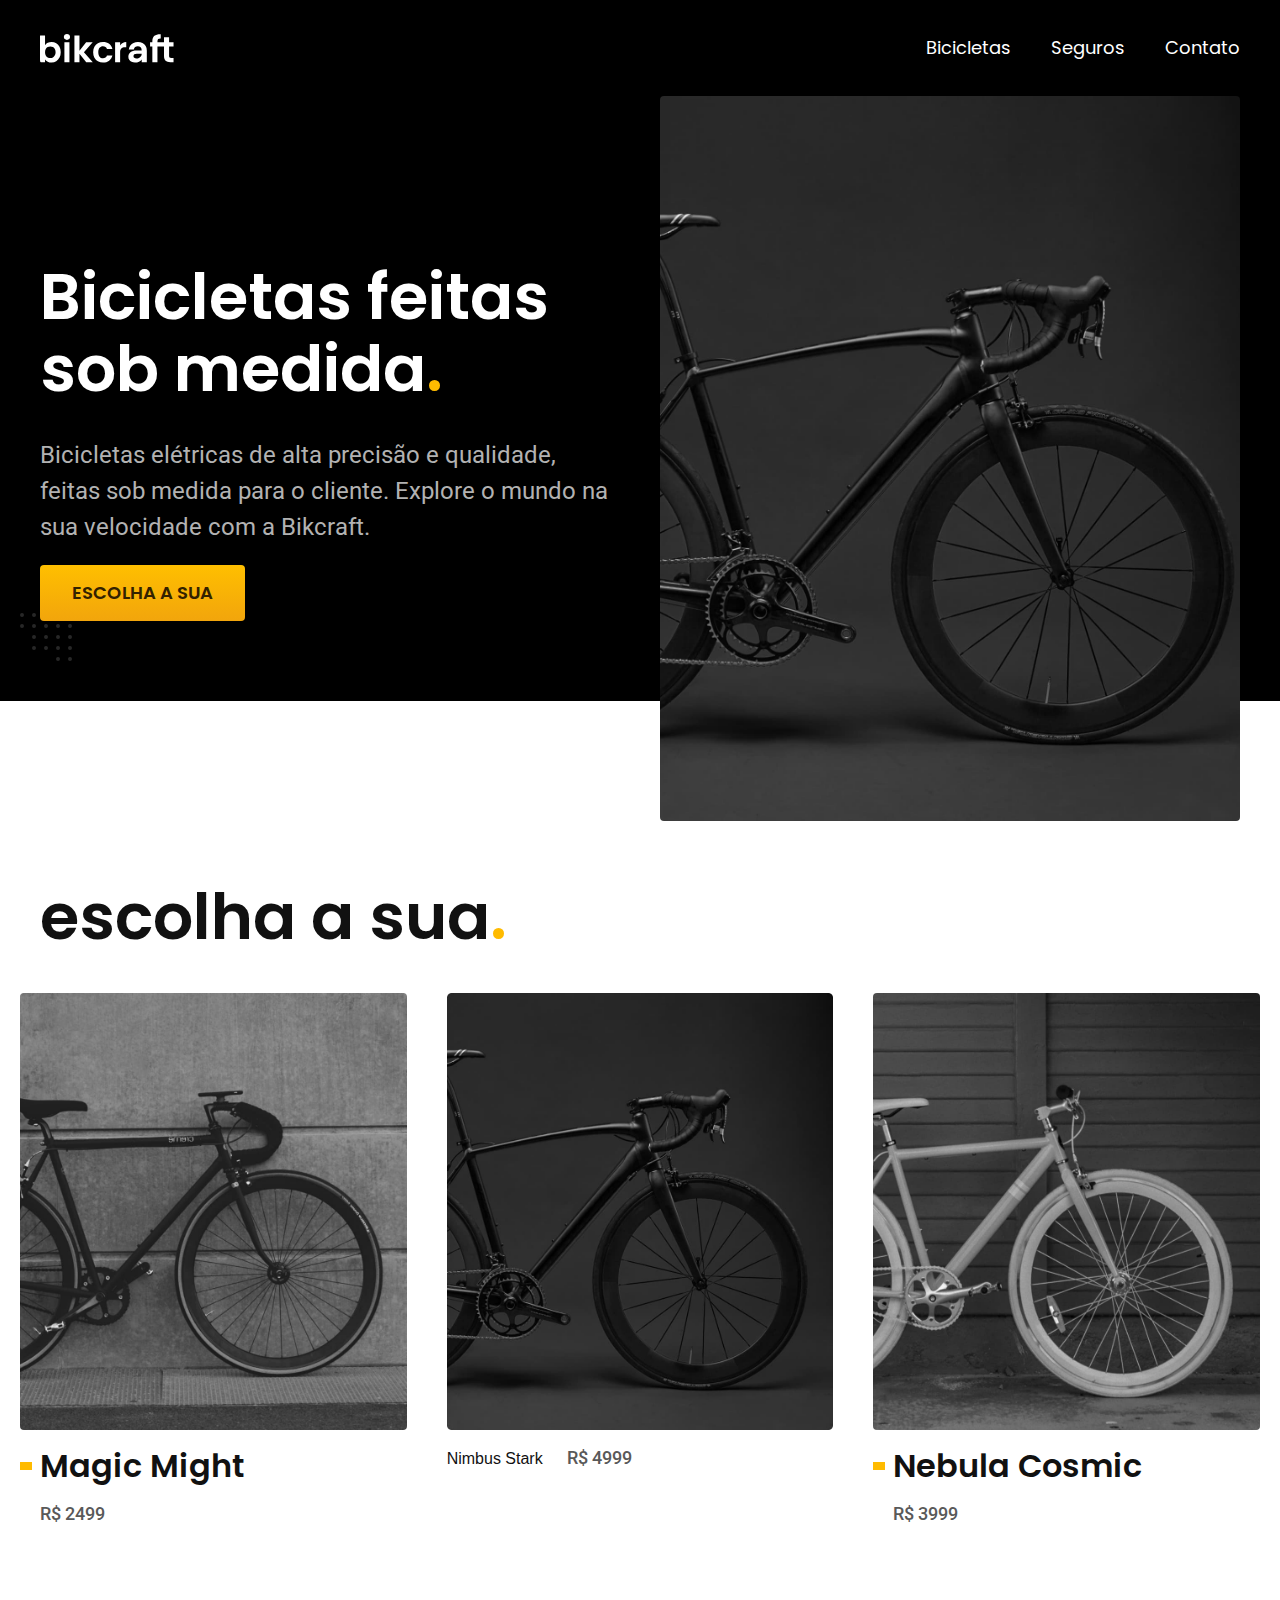
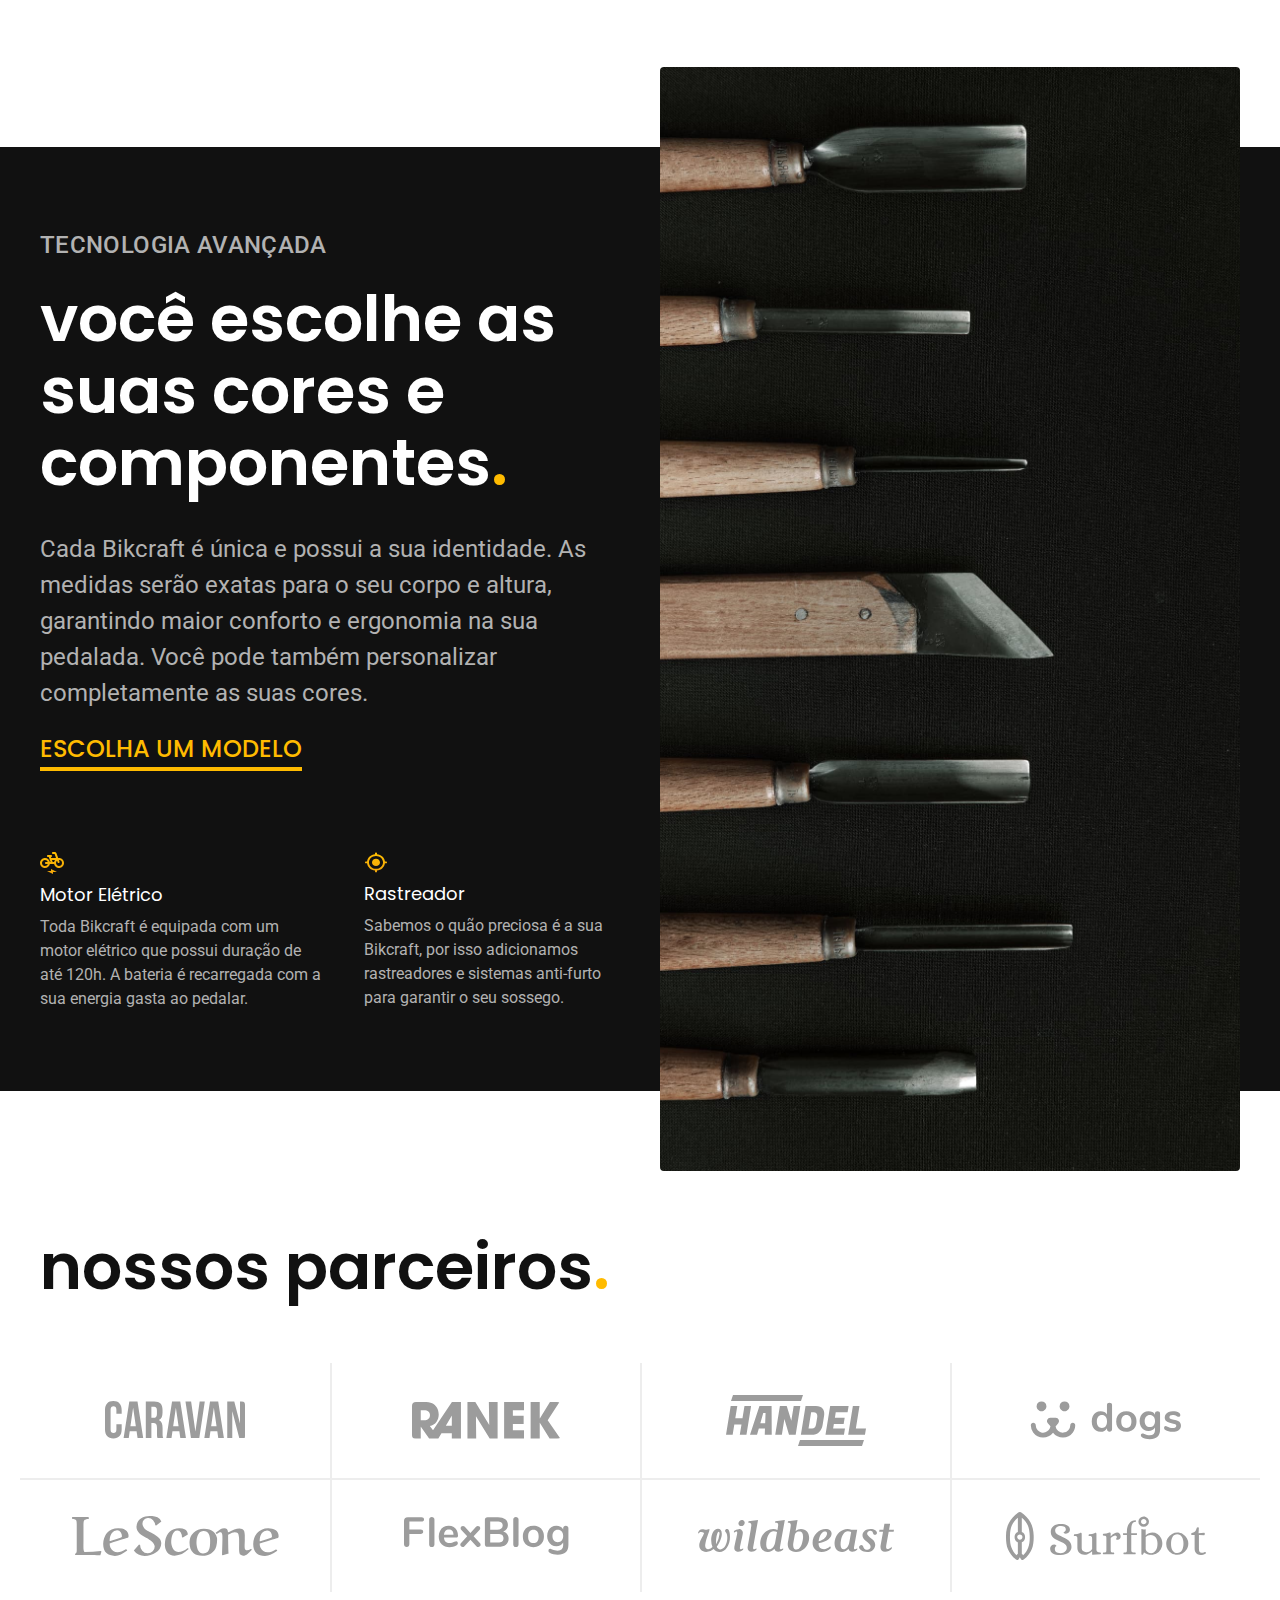
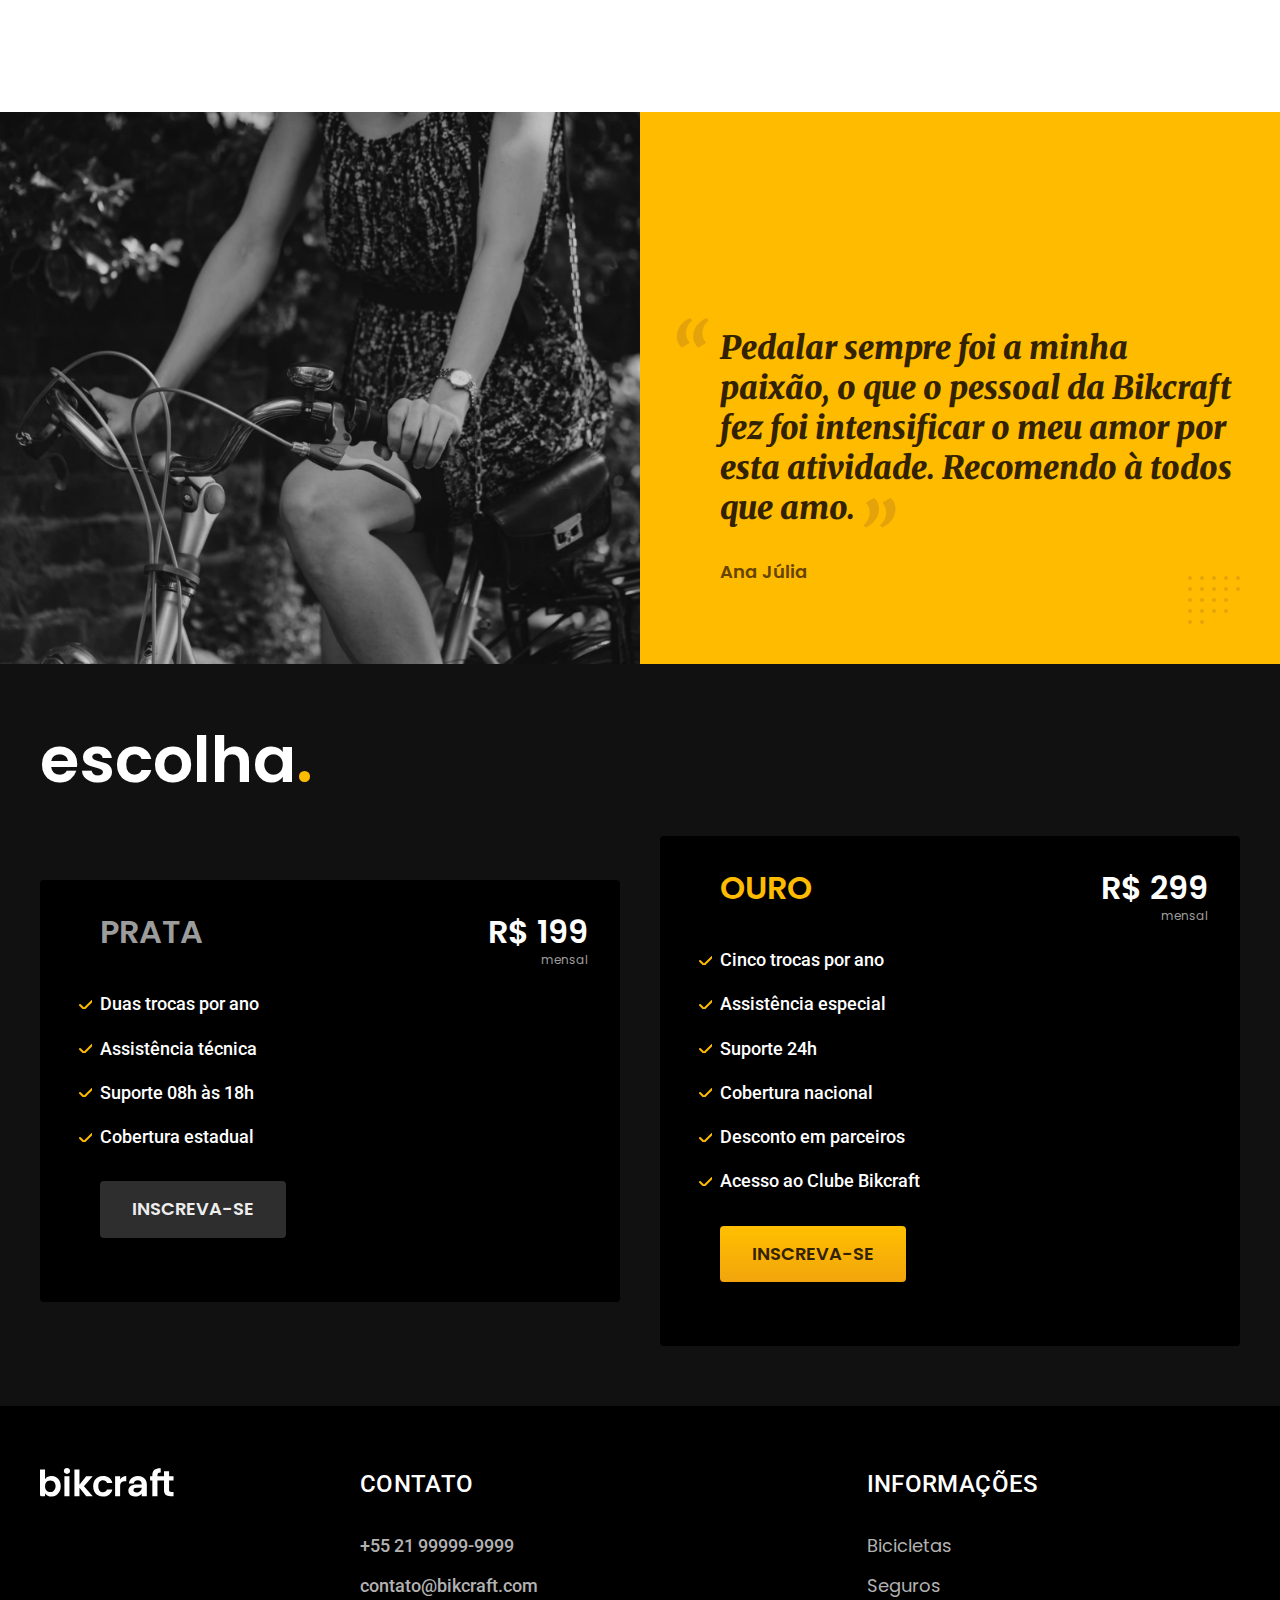
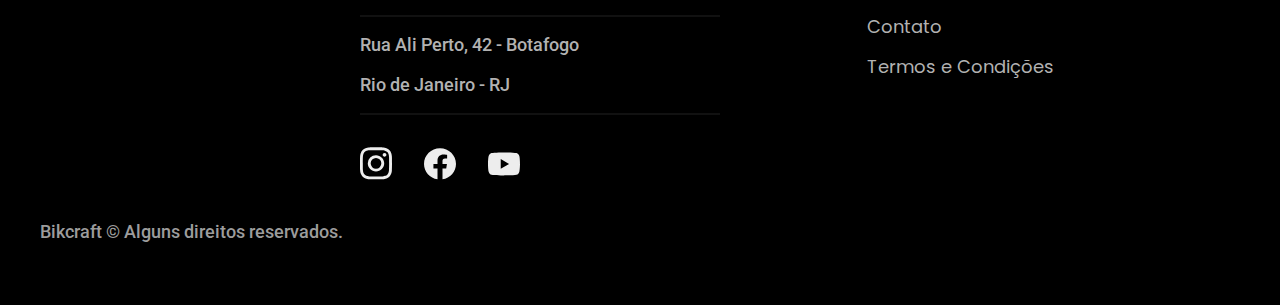
<file: index.html>
<!DOCTYPE html>
<html lang="pt-br">

<head>
  <meta charset="UTF-8">
  <meta http-equiv="X-UA-Compatible" content="IE=edge">
  <meta name="viewport" content="width=device-width, initial-scale=1.0">
  <title>Bikcraft - Bicicletas Elétricas</title>
  <meta name="description" content="Bicicletas elétricas de alta precisão e qualidade,  feitas sob medida para o cliente. Explore o mundo na sua velocidade com a Bikcraft.">

  <link rel="icon" href="./img/favicon.svg" type="image/svg+xml">

  <link rel="preload" href="./css/style.min.css" as="style">
  <link rel="stylesheet" href="css/style.min.css">

  <link rel="preconnect" href="https://fonts.googleapis.com">
  <link rel="preconnect" href="https://fonts.gstatic.com" crossorigin>
  <link href="https://fonts.googleapis.com/css2?family=Merriweather:ital,wght@1,900&family=Poppins:wght@400;600&family=Roboto:wght@400;500&display=swap" rel="stylesheet">

  <script>
    document.documentElement.classList.add('js');
  </script>
</head>

<body>
  <header class="header-bg">
    <div class="header container">
      <a href="./"><img src="./img/bikcraft.svg" alt="Bikcraft" width="136" height="32"></a>
      <nav aria-label="primaria">
        <ul class="header-menu font-1-m cor-0">
          <li><a href="./bicicletas.html">Bicicletas</a></li>
          <li><a href="./seguros.html">Seguros</a></li>
          <li><a href="./contato.html">Contato</a></li>
        </ul>
      </nav>
    </div>
  </header>

  <main class="introducao-bg">
    <div class="introducao container">
      <div class="introducao-conteudo">
        <h1 class="font-1-xxl cor-0 fadeInDown" data-anime="200">Bicicletas feitas sob medida<span class="cor-p1">.</span></h1>
        <p class="font-2-l cor-5 fadeInDown" data-anime="400">Bicicletas elétricas de alta precisão e qualidade, feitas sob medida para o cliente. Explore o mundo na sua velocidade com a Bikcraft.</p>
        <a class="botao fadeInDown" data-anime="600" href="./bicicletas.html">Escolha a sua</a>
      </div>
      <picture class="fadeInDown" data-anime="800">
        <source media="(max-width: 800px)" srcset="./img/bicicletas/nimbus.jpg">
        <img src="./img/fotos/introducao.jpg" width="1280" height="1600" alt="Bicicleta elétrica preta">
      </picture>
    </div>
  </main>

  <article class="bicicletas-lista" aria-label="Escolha a sua bicicleta">
    <h2 class="container font-1-xxl">escolha a sua<span class="cor-p1">.</span></h2>

    <ul>
      <li>
        <a href="./bicicletas/magic.html">
          <img src="./img/bicicletas/magic-home.jpg" alt="Bicicleta preta" width="920" height="1040">
          <h3 class="font-1-xl">Magic Might</h3>
          <span class="font-2-m cor-8">R$ 2499</span>
        </a>
      </li>
      <li>
        <a href="./bicicletas/nimbus.html">
          <img src="./img/bicicletas/nimbus-home.jpg" alt="Bicicleta preta" width="920" height="1040 >
          <h3 class=" font-1-xl">Nimbus Stark</h3>
          <span class="font-2-m cor-8">R$ 4999</span>
        </a>
      </li>
      <li>
        <a href="./bicicletas/nebula.html">
          <img src="./img/bicicletas/nebula-home.jpg" alt="Bicicleta preta width=" 920" height="1040"">
          <h3 class=" font-1-xl">Nebula Cosmic</h3>
          <span class="font-2-m cor-8">R$ 3999</span>
        </a>
      </li>
    </ul>

  </article>

  <article class="tecnologia-bg" aria-labelledby="tecnologia-avancada">
    <div class="tecnologia container">
      <div class="tecnologia-conteudo">
        <span class="font-2-l-b cor-5" id="tecnologia-avancada">Tecnologia Avançada</span>
        <h2 class="font-1-xxl cor-0">você escolhe as suas cores e componentes<span class="cor-p1">.</span></h2>
        <p class="font-2-l cor-5">Cada Bikcraft é única e possui a sua identidade. As medidas serão exatas para o seu corpo e altura, garantindo maior conforto e ergonomia na sua pedalada. Você pode também personalizar completamente as suas cores.</p>
        <a class="link" href="./bicicletas.html">Escolha um modelo</a>

        <div class="tecnologia-vantagens">
          <div>
            <img src="./img/icones/eletrica.svg" width="24" height="24" alt="">
            <h3 class="font-1-m cor-0">Motor Elétrico</h3>
            <p class="font-2-s cor-5">Toda Bikcraft é equipada com um motor elétrico que possui duração de até 120h. A bateria é recarregada com a sua energia gasta ao pedalar.</p>
          </div>

          <div>
            <img src="./img/icones/rastreador.svg" width="24" height="24" alt="">
            <h3 class="font-1-m cor-0">Rastreador</h3>
            <p class="font-2-s cor-5">Sabemos o quão preciosa é a sua Bikcraft, por isso adicionamos rastreadores e sistemas anti-furto para garantir o seu sossego.</p>
          </div>
        </div>
      </div>

      <div class="tecnologia-imagem">
        <img src="./img/fotos/tecnologia.jpg" width="1400" height="2240" alt="">
      </div>
    </div>

  </article>

  <section class="parceiros" aria-label="Nossos Parceiros">
    <h2 class="container font-1-xxl">nossos parceiros<span class="cor-p1">.</span></h2>

    <ul>
      <li><img src="./img/parceiros/caravan.svg" alt="Caravan" width="140" height="38"></li>
      <li><img src="./img/parceiros/ranek.svg" alt="Ranek" width="149" height="36"></li>
      <li><img src="./img/parceiros/handel.svg" alt="Handel" width="140" height="50"></li>
      <li><img src="./img/parceiros/dogs.svg" alt="Dogs" width="152" height="39"></li>
      <li><img src="./img/parceiros/lescone.svg" alt="LeScone" width="208" height="41"></li>
      <li><img src="./img/parceiros/flexblog.svg" alt="FlexBlog" width="165" height="38"></li>
      <li><img src="./img/parceiros/wildbeast.svg" alt="Wildbeast" width="196" height="34"></li>
      <li><img src="./img/parceiros/surfbot.svg" alt="Surfbot" width="200" height="49"></li>
    </ul>
  </section>

  <section class="depoimento" aria-label="Depoimento">
    <div>
      <img src="img/fotos/depoimento.jpg" width="1560" height="1360" alt="Pessoa pedalando uma bicicleta Bikcraft">
    </div>
    <div class="depoimento-conteudo">
      <blockquote class="font-1-xl cor-p5">
        <p>Pedalar sempre foi a minha paixão, o que o pessoal da Bikcraft fez foi intensificar o meu amor por esta atividade. Recomendo à todos que amo.</p>
      </blockquote>
      <span class="font-1-m-b cor-p4">Ana Júlia</span>
    </div>
  </section>

  <article class="seguros-bg">
    <div class="seguros container">
      <h2 class="font-1-xxl cor-0">escolha<span class="cor-p1">.</span></h1>
        <div class="seguros-item">
          <h3 class="font-1-xl cor-6">PRATA</h3>
          <span class="font-1-xl cor-0">R$ 199 <span class="font-1-xs cor-6">mensal</span></span>
          <ul class="font-2-m cor-0">
            <li>Duas trocas por ano</li>
            <li>Assistência técnica</li>
            <li>Suporte 08h às 18h</li>
            <li>Cobertura estadual</li>
          </ul>
          <a class="botao secundario" href="./orcamento.html">Inscreva-se</a>
        </div>

        <div class="seguros-item">
          <h3 class="font-1-xl cor-p1">OURO</h3>
          <span class="font-1-xl cor-0">R$ 299 <span class="font-1-xs cor-6">mensal</span></span>
          <ul class="font-2-m cor-0">
            <li>Cinco trocas por ano</li>
            <li>Assistência especial</li>
            <li>Suporte 24h</li>
            <li>Cobertura nacional</li>
            <li>Desconto em parceiros</li>
            <li>Acesso ao Clube Bikcraft</li>
          </ul>
          <a class="botao" href="./orcamento.html">Inscreva-se</a>
        </div>
    </div>

  </article>

  <footer class="footer-bg">
    <div class="footer container">
      <img src="./img/bikcraft.svg" width="136" height="32" alt="Bikcraft">
      <div class="footer-contato">
        <h3 class="font-2-l-b cor-0">Contato</h3>
        <ul class="font-2-m cor-5">
          <li><a href="tel:+5521999999999">+55 21 99999-9999</a></li>
          <li><a href="mailto:contato@bikcraft.com">contato@bikcraft.com</a></li>
          <li>Rua Ali Perto, 42 - Botafogo</li>
          <li>Rio de Janeiro - RJ</li>
        </ul>
        <div class="footer-redes">
          <a href="./">
            <img src="./img/redes/insta.svg" alt="Instagram" width="32" height="32">
          </a>
          <a href="./">
            <img src="./img/redes/facebook.svg" alt="Facebook" width="32" height="32">
          </a>
          <a href="./">
            <img src="./img/redes/youtube.svg" alt="YouTube" width="32" height="32">
          </a>
        </div>
      </div>
      <div class="footer-informacoes">
        <h3 class="font-2-l-b cor-0">Informações</h3>
        <nav>
          <ul class="font-1-m cor-5">
            <li><a href="./bicicletas.html">Bicicletas</a></li>
            <li><a href="./seguros.html">Seguros</a></li>
            <li><a href="./contato.html">Contato</a></li>
            <li><a href="./termos.html">Termos e Condições</a></li>
          </ul>
        </nav>
      </div>
      <p class="footer-copy font-2-m cor-6">Bikcraft © Alguns direitos reservados.</p>
    </div>

  </footer>

  <script src="./plugins/simple-anime.js"></script>
  <script src="./js/script.js"></script>
</body>

</html>
</file>
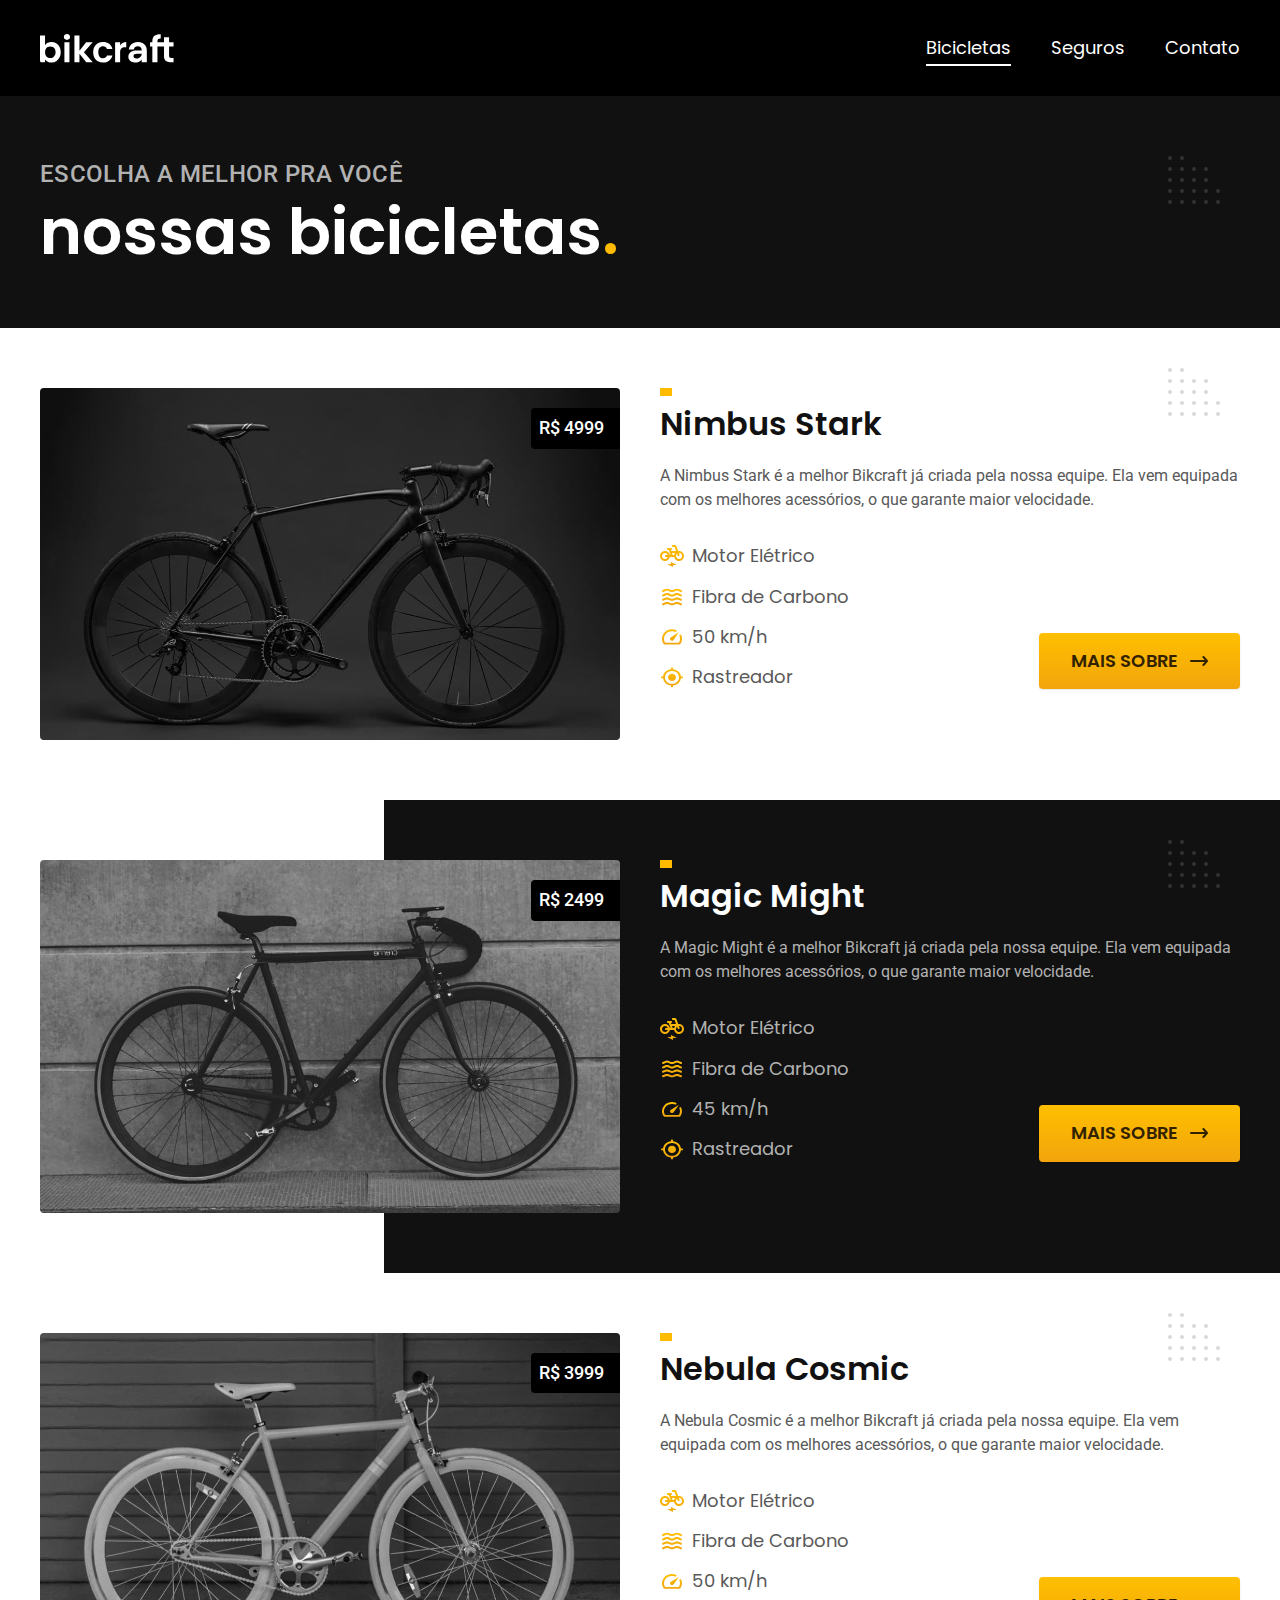
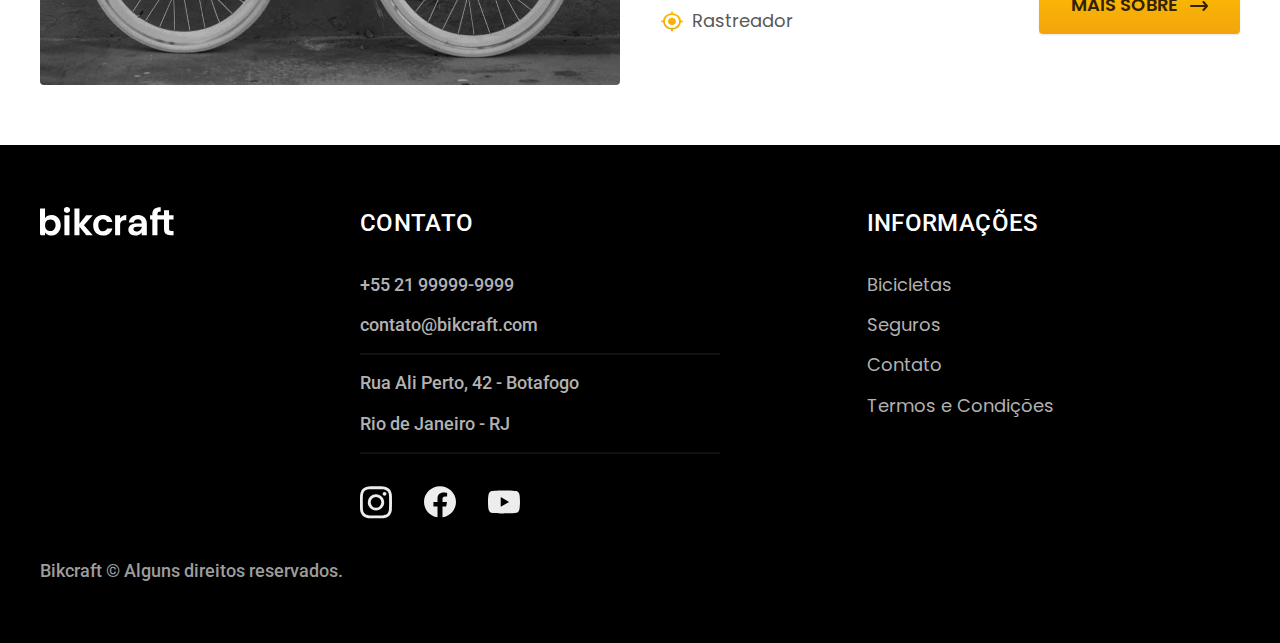
<file: bicicletas.html>
<!DOCTYPE html>
<html lang="pt-br">

<head>
  <meta charset="UTF-8">
  <meta http-equiv="X-UA-Compatible" content="IE=edge">
  <meta name="viewport" content="width=device-width, initial-scale=1.0">
  <title>Bicicletas | Bikcraft</title>
  <meta name="description" content="Nossas Bicicletas">
  <link rel="icon" href="./img/favicon.svg" type="image/svg+xml">

  <link rel="preload" href="./css/style.min.css" as="style">
  <link rel="stylesheet" href="css/style.min.css">

  <link rel="preconnect" href="https://fonts.googleapis.com">
  <link rel="preconnect" href="https://fonts.gstatic.com" crossorigin>
  <link href="https://fonts.googleapis.com/css2?family=Merriweather:ital,wght@1,900&family=Poppins:wght@400;600&family=Roboto:wght@400;500&display=swap" rel="stylesheet">
  <script>
    document.documentElement.classList.add('js');
  </script>
</head>

<body id="bicicletas">
  <header class="header-bg">
    <div class="header container">
      <a href="./"><img src="./img/bikcraft.svg" alt="Bikcraft"></a>
      <nav aria-label="primaria">
        <ul class="header-menu font-1-m cor-0">
          <li><a href="./bicicletas.html">Bicicletas</a></li>
          <li><a href="./seguros.html">Seguros</a></li>
          <li><a href="./contato.html">Contato</a></li>
        </ul>
      </nav>
    </div>
  </header>

  <main>
    <div class="titulo-bg">
      <div class="titulo container">
        <p class="font-2-l-b cor-5">Escolha a melhor pra você</p>
        <h1 class="font-1-xxl cor-0">nossas bicicletas<span class="cor-p1">.</span></h1>
      </div>
    </div>

    <div class="bicicletas container">
      <div class="bicicletas-imagem">
        <img src="./img/bicicletas/nimbus.jpg" alt="Bicicleta Preta">
        <span class="font-2-m cor-0">R$ 4999</span>
      </div>
      <div class="bicicletas-conteudo">
        <h2 class="font-1-xl">Nimbus Stark</h2>
        <p class="font-2-s cor-8">A Nimbus Stark é a melhor Bikcraft já criada pela nossa equipe. Ela vem equipada com os melhores acessórios, o que garante maior velocidade.</p>
        <ul class="font-1-m cor-8">
          <li>
            <img src="./img/icones/eletrica.svg" alt="">
            Motor Elétrico
          </li>
          <li>
            <img src="./img/icones/carbono.svg" alt="">
            Fibra de Carbono
          </li>
          <li>
            <img src="./img/icones/velocidade.svg" alt="">
            50 km/h
          </li>
          <li>
            <img src="./img/icones/rastreador.svg" alt="">
            Rastreador
          </li>
        </ul>
        <a class="botao seta" href="./bicicletas/nimbus.html">Mais Sobre</a>
      </div>
    </div>

    <div class="bicicletas-bg">
      <div class="bicicletas container">
        <div class="bicicletas-imagem">
          <img src="./img/bicicletas/magic.jpg" alt="Bicicleta Preta">
          <span class="font-2-m cor-0">R$ 2499</span>
        </div>
        <div class="bicicletas-conteudo">
          <h2 class="font-1-xl cor-0">Magic Might</h2>
          <p class="font-2-s cor-5">A Magic Might é a melhor Bikcraft já criada pela nossa equipe. Ela vem equipada com os melhores acessórios, o que garante maior velocidade.</p>
          <ul class="font-1-m cor-5">
            <li>
              <img src="./img/icones/eletrica.svg" alt="">
              Motor Elétrico
            </li>
            <li>
              <img src="./img/icones/carbono.svg" alt="">
              Fibra de Carbono
            </li>
            <li>
              <img src="./img/icones/velocidade.svg" alt="">
              45 km/h
            </li>
            <li>
              <img src="./img/icones/rastreador.svg" alt="">
              Rastreador
            </li>
          </ul>
          <a class="botao seta" href="./bicicletas/magic.html">Mais Sobre</a>
        </div>
      </div>
    </div>

    <div class="bicicletas container">
      <div class="bicicletas-imagem">
        <img src="./img/bicicletas/nebula.jpg" alt="Bicicleta Preta">
        <span class="font-2-m cor-0">R$ 3999</span>
      </div>
      <div class="bicicletas-conteudo">
        <h2 class="font-1-xl">Nebula Cosmic</h2>
        <p class="font-2-s cor-8">A Nebula Cosmic é a melhor Bikcraft já criada pela nossa equipe. Ela vem equipada com os melhores acessórios, o que garante maior velocidade.</p>
        <ul class="font-1-m cor-8">
          <li>
            <img src="./img/icones/eletrica.svg" alt="">
            Motor Elétrico
          </li>
          <li>
            <img src="./img/icones/carbono.svg" alt="">
            Fibra de Carbono
          </li>
          <li>
            <img src="./img/icones/velocidade.svg" alt="">
            50 km/h
          </li>
          <li>
            <img src="./img/icones/rastreador.svg" alt="">
            Rastreador
          </li>
        </ul>
        <a class="botao seta" href="./bicicletas/nebula.html">Mais Sobre</a>
      </div>
    </div>
  </main>

  <footer class="footer-bg">
    <div class="footer container">
      <img src="./img/bikcraft.svg" alt="Bikcraft">
      <div class="footer-contato">
        <h3 class="font-2-l-b cor-0">Contato</h3>
        <ul class="font-2-m cor-5">
          <li><a href="tel:+5521999999999">+55 21 99999-9999</a></li>
          <li><a href="mailto:contato@bikcraft.com">contato@bikcraft.com</a></li>
          <li>Rua Ali Perto, 42 - Botafogo</li>
          <li>Rio de Janeiro - RJ</li>
        </ul>
        <div class="footer-redes">
          <a href="./">
            <img src="./img/redes/insta.svg" alt="Instagram">
          </a>
          <a href="./">
            <img src="./img/redes/facebook.svg" alt="Facebook">
          </a>
          <a href="./">
            <img src="./img/redes/youtube.svg" alt="YouTube">
          </a>
        </div>
      </div>
      <div class="footer-informacoes">
        <h3 class="font-2-l-b cor-0">Informações</h3>
        <nav>
          <ul class="font-1-m cor-5">
            <li><a href="./bicicletas.html">Bicicletas</a></li>
            <li><a href="./seguros.html">Seguros</a></li>
            <li><a href="./contato.html">Contato</a></li>
            <li><a href="./termos.html">Termos e Condições</a></li>
          </ul>
        </nav>
      </div>
      <p class="footer-copy font-2-m cor-6">Bikcraft © Alguns direitos reservados.</p>
    </div>

  </footer>
  <script src="./js/script.js"></script>
</body>

</html>
</file>
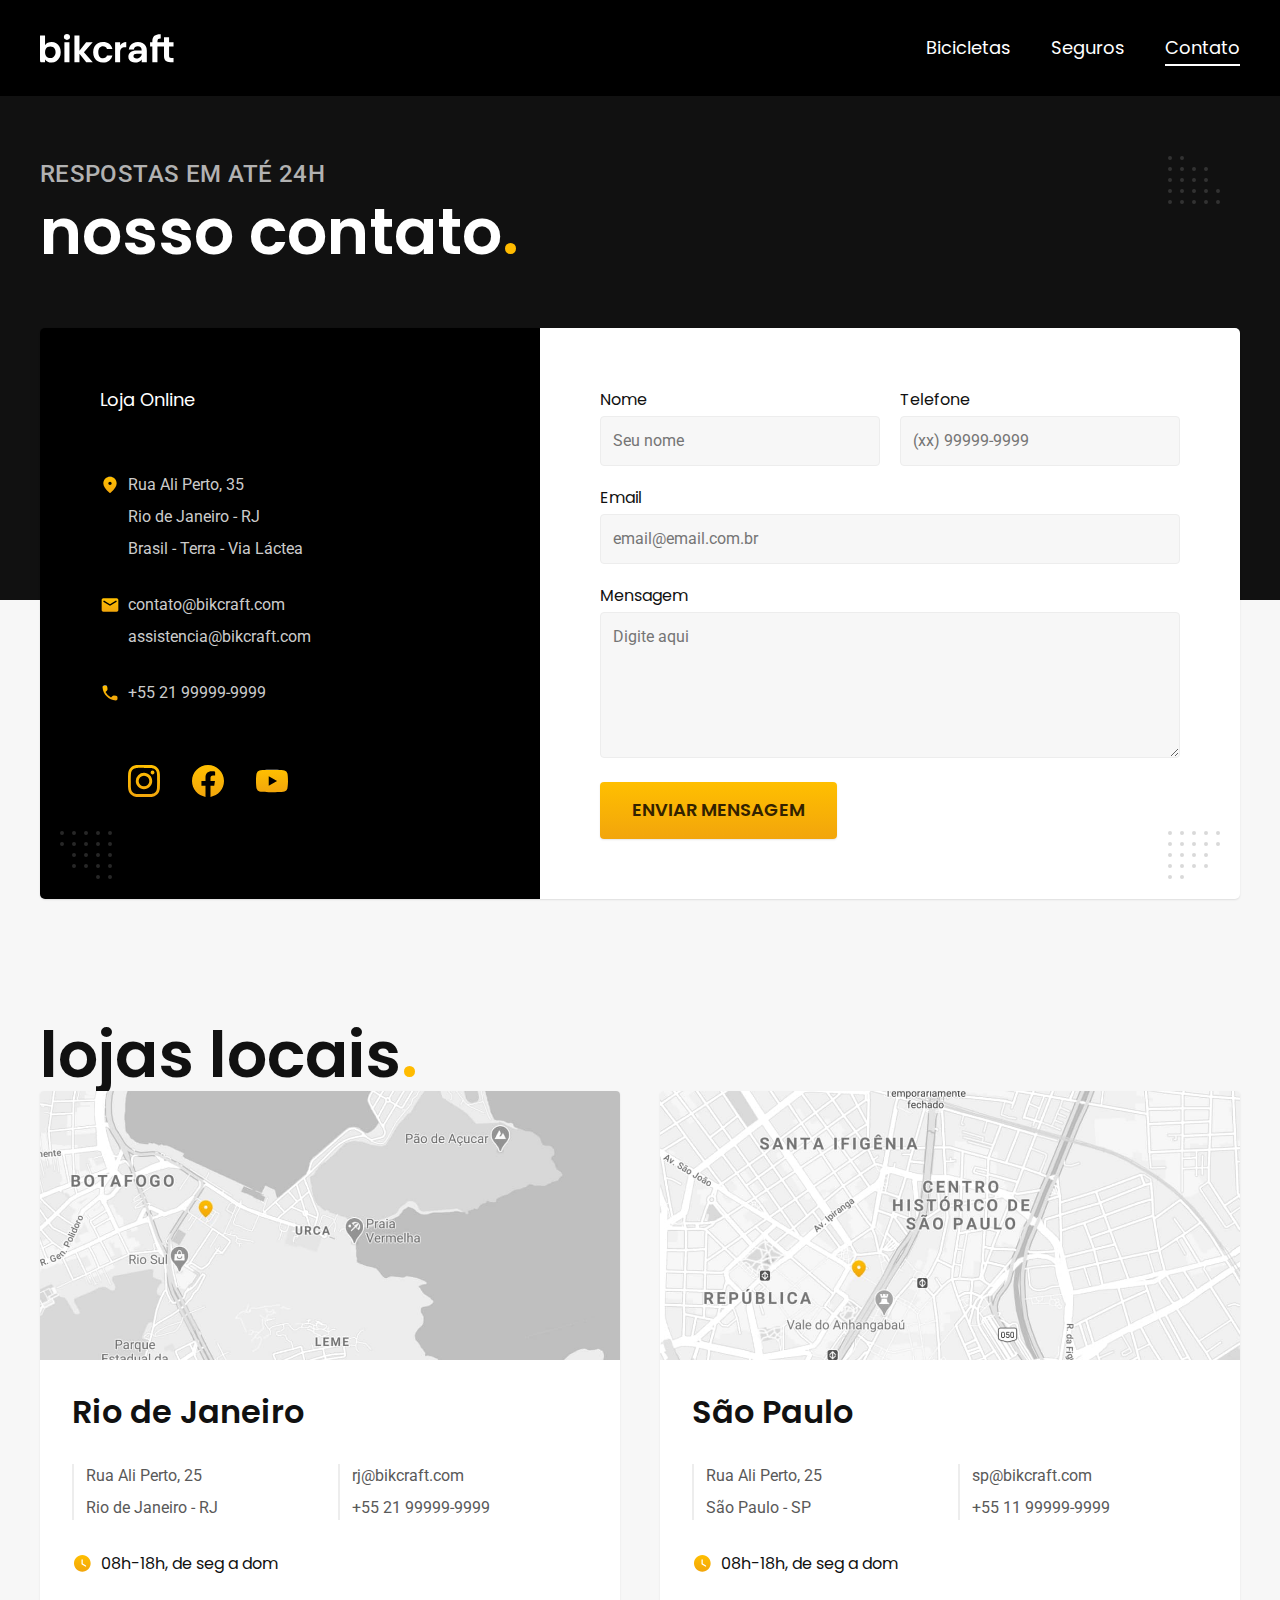
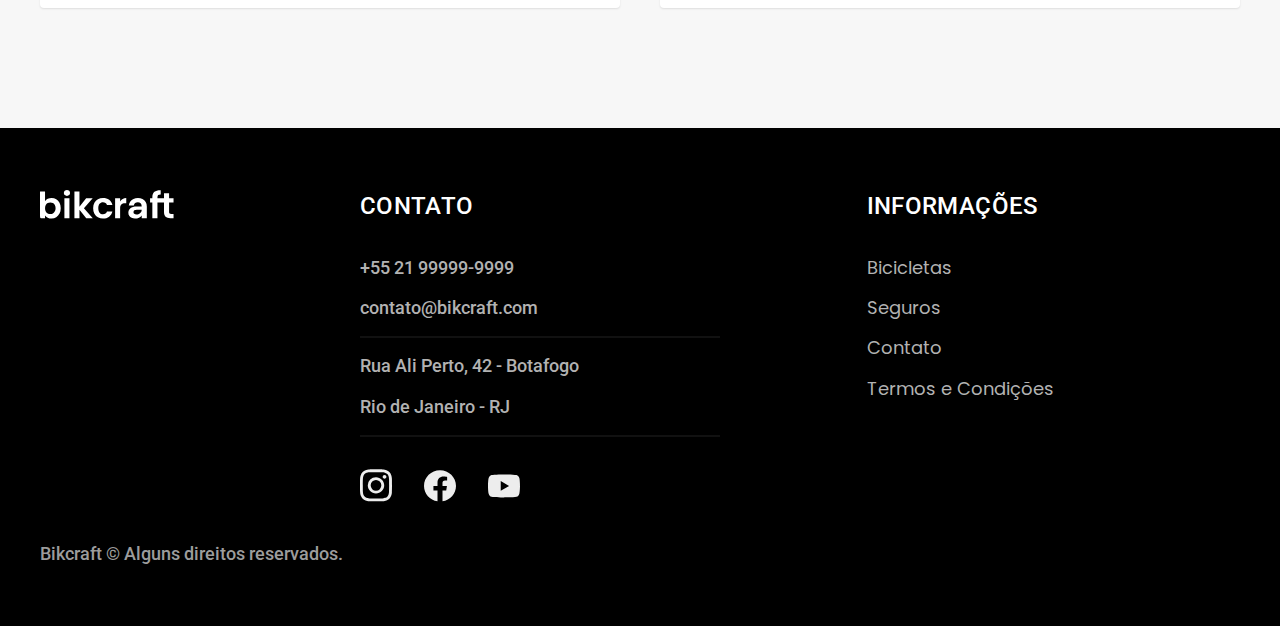
<file: contato.html>
<!DOCTYPE html>
<html lang="pt-br">

<head>
  <meta charset="UTF-8">
  <meta http-equiv="X-UA-Compatible" content="IE=edge">
  <meta name="viewport" content="width=device-width, initial-scale=1.0">
  <title>Contato | Bikcraft</title>
  <meta name="description" content="Contato">
  <link rel="icon" href="./img/favicon.svg" type="image/svg+xml">

  <link rel="preload" href="./css/style.min.css" as="style">
  <link rel="stylesheet" href="css/style.min.css">

  <link rel="preconnect" href="https://fonts.googleapis.com">
  <link rel="preconnect" href="https://fonts.gstatic.com" crossorigin>
  <link href="https://fonts.googleapis.com/css2?family=Merriweather:ital,wght@1,900&family=Poppins:wght@400;600&family=Roboto:wght@400;500&display=swap" rel="stylesheet">

  <script>
    document.documentElement.classList.add('js');
  </script>
</head>

<body id="contato">
  <header class="header-bg">
    <div class="header container">
      <a href="./"><img src="./img/bikcraft.svg" alt="Bikcraft"></a>
      <nav aria-label="primaria">
        <ul class="header-menu font-1-m cor-0">
          <li><a href="./bicicletas.html">Bicicletas</a></li>
          <li><a href="./seguros.html">Seguros</a></li>
          <li><a href="./contato.html">Contato</a></li>
        </ul>
      </nav>
    </div>
  </header>

  <main>
    <div class="titulo-bg">
      <div class="titulo container">
        <p class="font-2-l-b cor-5">Respostas em até 24h</p>
        <h1 class="font-1-xxl cor-0">nosso contato<span class="cor-p1">.</span></h1>
      </div>
    </div>

    <div class="contato container">
      <section class="contato-dados" aria-label="Endereço">
        <h2 class="font-1-m cor-0">Loja Online</h2>
        <div class="contato-endereco font-2-s cor-4">
          <p>Rua Ali Perto, 35</p>
          <p>Rio de Janeiro - RJ</p>
          <p>Brasil - Terra - Via Láctea</p>
        </div>
        <address class="contato-meios font-2-s cor-4">
          <a href="mailto:contato@bikcraft.com">contato@bikcraft.com</a>
          <a href="mailto:assistencia@bikcraft.com">assistencia@bikcraft.com</a>
          <a href="tel:+5521999999999">+55 21 99999-9999</a>
        </address>
        <div class="contato-redes">
          <a href="./">
            <img src="./img/redes/instagram-g.svg" alt="Instagram">
          </a>
          <a href="./">
            <img src="./img/redes/facebook-g.svg" alt="Facebook">
          </a>
          <a href="./">
            <img src="./img/redes/youtube-g.svg" alt="YouTube">
          </a>
        </div>
      </section>

      <section class="contato-formulario" aria-label="Formulário">
        <form class="form" action="./contato.html">
          <div>
            <label for="nome">Nome</label>
            <input type="text" id="nome" name="nome" placeholder="Seu nome">
          </div>
          <div>
            <label for="telefone">Telefone</label>
            <input type="text" id="telefone" name="telefone" placeholder="(xx) 99999-9999">
          </div>
          <div class="col-2">
            <label for="email">Email</label>
            <input type="text" id="email" name="email" placeholder="email@email.com.br">
          </div>
          <div class="col-2">
            <label for="mensagem">Mensagem</label>
            <textarea rows="5" id="mensagem" name="mensagem" placeholder="Digite aqui"></textarea>
          </div>
          <button class="botao col-2">Enviar Mensagem</button>
        </form>
      </section>
    </div>
  </main>

  <article class="lojas container">
    <h2 class="font-1-xxl">lojas locais<span class="cor-p1">.</span></h2>
    <div class="lojas-item">
      <img src="./img/lojas/rj.jpg" alt="mapa marcando o endereço em Rua Ali Perto, 85 - Rio de Janeiro - RJ">
      <div class="lojas-conteudo">
        <h3 class="font-1-xl">Rio de Janeiro</h3>
        <div class="lojas-dados font-2-s cor-8">
          <p>Rua Ali Perto, 25</p>
          <p>Rio de Janeiro - RJ</p>
        </div>
        <div class="lojas-dados font-2-s cor-8">
          <a href="mailto:rj@bikcraft.com">rj@bikcraft.com</a>
          <a href="tel:+5521999999999">+55 21 99999-9999</a>
        </div>
        <p class="lojas-tempo font-1-s"><img src="./img/icones/horario.svg" alt="">08h-18h, de seg a dom</p>
      </div>
    </div>
    <div class="lojas-item">
      <img src="./img/lojas/sp.jpg" alt="mapa marcando o endereço em Rua Ali Perto, 85 - São Paulo - SP">
      <div class="lojas-conteudo">
        <h3 class="font-1-xl">São Paulo</h3>
        <div class="lojas-dados font-2-s cor-8">
          <p>Rua Ali Perto, 25</p>
          <p>São Paulo - SP</p>
        </div>
        <div class="lojas-dados font-2-s cor-8">
          <a href="mailto:rj@bikcraft.com">sp@bikcraft.com</a>
          <a href="tel:+5521999999999">+55 11 99999-9999</a>
        </div>
        <p class="lojas-tempo font-1-s"><img src="./img/icones/horario.svg" alt="">08h-18h, de seg a dom</p>
      </div>
    </div>
  </article>

  <footer class="footer-bg">
    <div class="footer container">
      <img src="./img/bikcraft.svg" alt="Bikcraft">
      <div class="footer-contato">
        <h3 class="font-2-l-b cor-0">Contato</h3>
        <ul class="font-2-m cor-5">
          <li><a href="tel:+5521999999999">+55 21 99999-9999</a></li>
          <li><a href="mailto:contato@bikcraft.com">contato@bikcraft.com</a></li>
          <li>Rua Ali Perto, 42 - Botafogo</li>
          <li>Rio de Janeiro - RJ</li>
        </ul>
        <div class="footer-redes">
          <a href="./">
            <img src="./img/redes/insta.svg" alt="Instagram">
          </a>
          <a href="./">
            <img src="./img/redes/facebook.svg" alt="Facebook">
          </a>
          <a href="./">
            <img src="./img/redes/youtube.svg" alt="YouTube">
          </a>
        </div>
      </div>
      <div class="footer-informacoes">
        <h3 class="font-2-l-b cor-0">Informações</h3>
        <nav>
          <ul class="font-1-m cor-5">
            <li><a href="./bicicletas.html">Bicicletas</a></li>
            <li><a href="./seguros.html">Seguros</a></li>
            <li><a href="./contato.html">Contato</a></li>
            <li><a href="./termos.html">Termos e Condições</a></li>
          </ul>
        </nav>
      </div>
      <p class="footer-copy font-2-m cor-6">Bikcraft © Alguns direitos reservados.</p>
    </div>

  </footer>
  <script src="./js/script.js"></script>
</body>

</html>
</file>
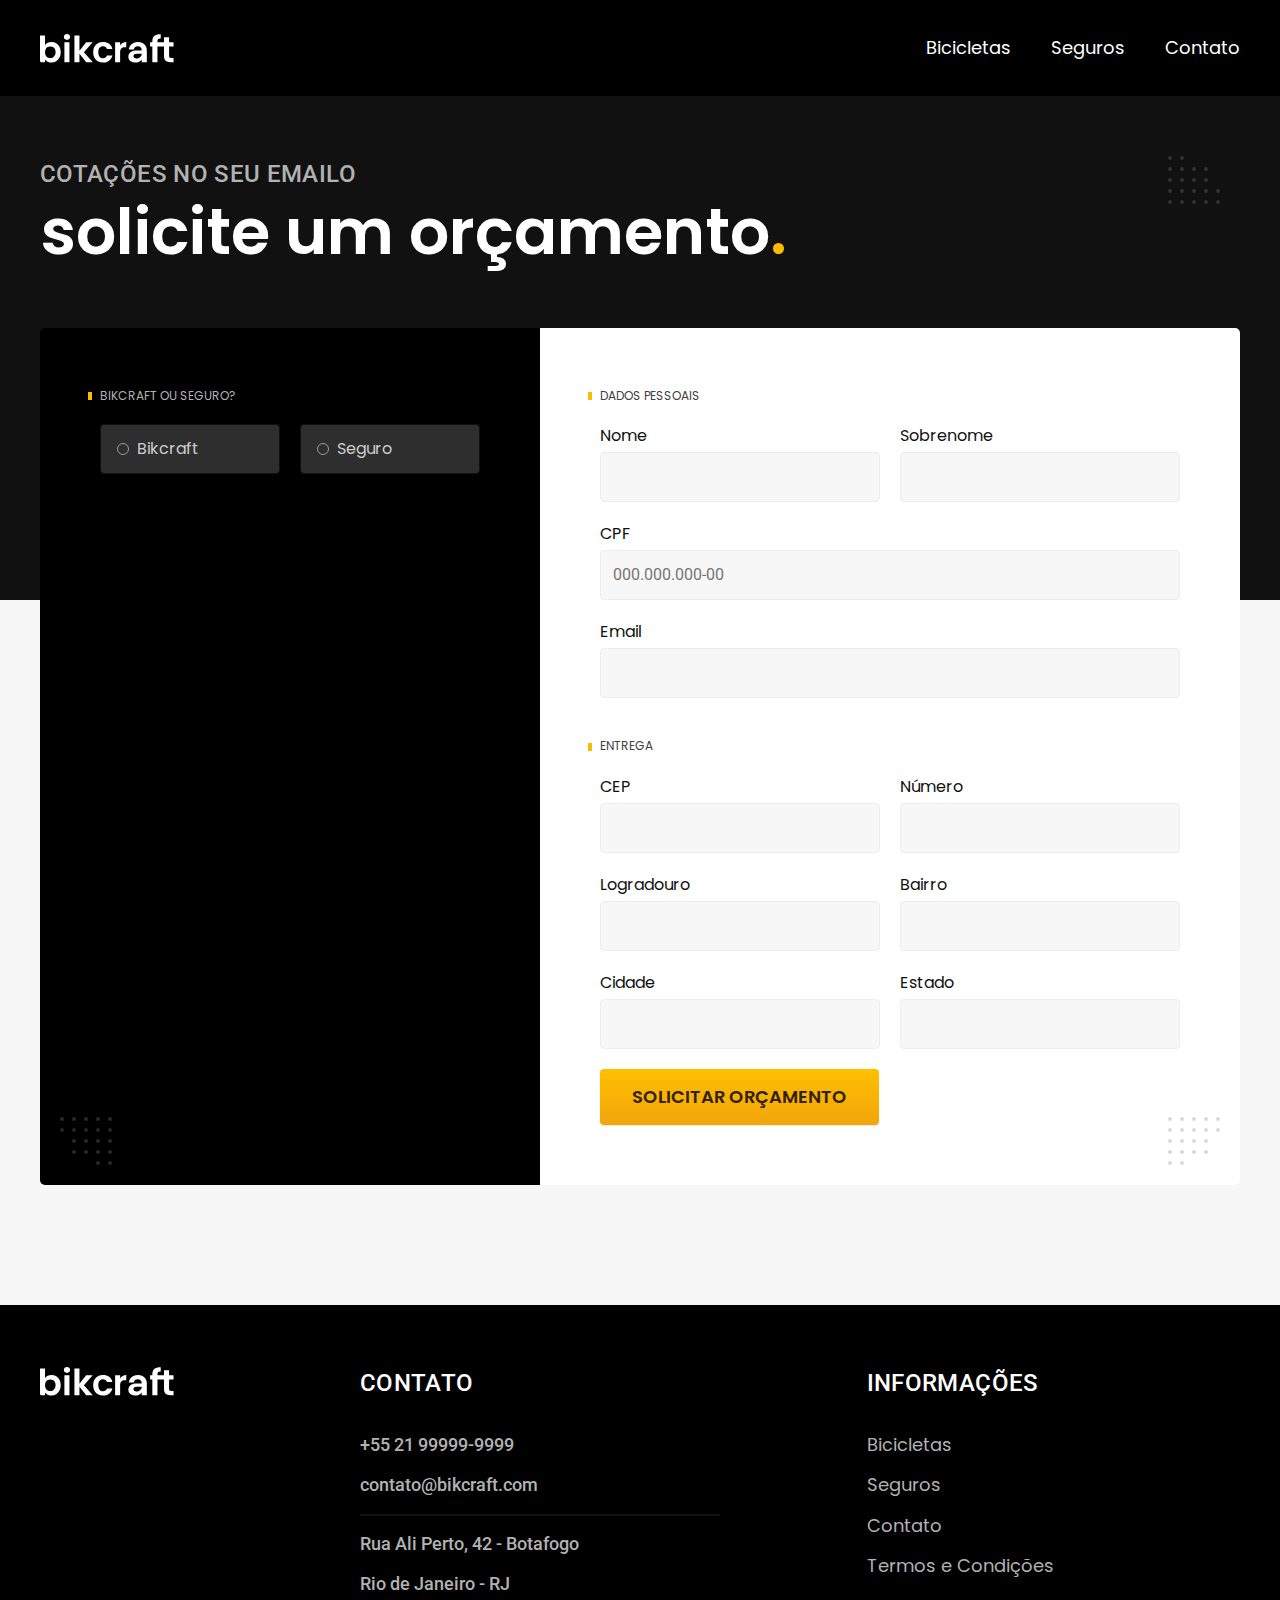
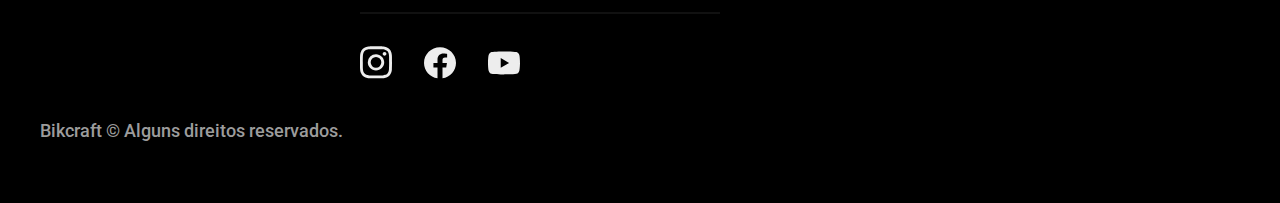
<file: orcamento.html>
<!DOCTYPE html>
<html lang="pt-br">

<head>
  <meta charset="UTF-8">
  <meta http-equiv="X-UA-Compatible" content="IE=edge">
  <meta name="viewport" content="width=device-width, initial-scale=1.0">
  <title>Orçamento | Bikcraft</title>
  <meta name="description" content="Orçamento">
  <link rel="icon" href="./img/favicon.svg" type="image/svg+xml">

  <link rel="preload" href="./css/style.min.css" as="style">
  <link rel="stylesheet" href="css/style.min.css">

  <link rel="preconnect" href="https://fonts.googleapis.com">
  <link rel="preconnect" href="https://fonts.gstatic.com" crossorigin>
  <link href="https://fonts.googleapis.com/css2?family=Merriweather:ital,wght@1,900&family=Poppins:wght@400;600&family=Roboto:wght@400;500&display=swap" rel="stylesheet">

  <script>
    document.documentElement.classList.add('js');
  </script>
</head>

<body id="orcamento">
  <header class="header-bg">
    <div class="header container">
      <a href="./"><img src="./img/bikcraft.svg" alt="Bikcraft"></a>
      <nav aria-label="primaria">
        <ul class="header-menu font-1-m cor-0">
          <li><a href="./bicicletas.html">Bicicletas</a></li>
          <li><a href="./seguros.html">Seguros</a></li>
          <li><a href="./contato.html">Contato</a></li>
        </ul>
      </nav>
    </div>
  </header>

  <main>
    <div class="titulo-bg">
      <div class="titulo container">
        <p class="font-2-l-b cor-5">Cotações no seu emailo</p>
        <h1 class="font-1-xxl cor-0">solicite um orçamento<span class="cor-p1">.</span></h1>
      </div>
    </div>

    <form class="orcamento container" action="./">
      <div class="orcamento-produto">
        <h2 class="font-1-xs cor-5">Bikcraft ou Seguro?</h2>

        <input type="radio" name="tipo" value="bikcraft" id="bikcraft">
        <label for="bikcraft">Bikcraft</label>

        <input type="radio" name="tipo" value="seguro" id="seguro">
        <label for="seguro">Seguro</label>

        <div class="orcamento-conteudo" id="orcamento-bikcraft">
          <h2 class="font-1-xs cor-5">Escolha a sua</h2>

          <input type="radio" name="produto" value="nimbus" id="nimbus">
          <label for="nimbus">Nimbus Stark <span>R$ 4999</span></label>
          <div class="orcamento-detalhes">
            <ul class="font-1-xs cor-8">
              <li><img src="./img/icones/eletrica.svg" alt="">Motor Elétrico</li>
              <li><img src="./img/icones/carbono.svg" alt="">Fibra de Carbono</li>
              <li><img src="./img/icones/velocidade.svg" alt="">50 km/h</li>
              <li><img src="./img/icones/rastreador.svg" alt="">Rastreador</li>
            </ul>
            <img src="./img/bicicletas/nimbus.jpg" alt="Bicicleta preta">
          </div>

          <input type="radio" name="produto" value="magic" id="magic">
          <label for="magic">Magic Might <span>R$ 2499</span></label>
          <div class="orcamento-detalhes">
            <ul class="font-1-xs cor-8">
              <li><img src="./img/icones/eletrica.svg" alt="">Motor Elétrico</li>
              <li><img src="./img/icones/carbono.svg" alt="">Fibra de Carbono</li>
              <li><img src="./img/icones/velocidade.svg" alt="">45 km/h</li>
              <li><img src="./img/icones/rastreador.svg" alt="">Rastreador</li>
            </ul>
            <img src="./img/bicicletas/magic.jpg" alt="Bicicleta preta">
          </div>

          <input type="radio" name="produto" value="nebula" id="nebula">
          <label for="nebula">Nebula Cosmic <span>R$ 3999</span></label>
          <div class="orcamento-detalhes">
            <ul class="font-1-xs cor-8">
              <li><img src="./img/icones/eletrica.svg" alt="">Motor Elétrico</li>
              <li><img src="./img/icones/carbono.svg" alt="">Fibra de Carbono</li>
              <li><img src="./img/icones/velocidade.svg" alt="">40 km/h</li>
              <li><img src="./img/icones/rastreador.svg" alt="">Rastreador</li>
            </ul>
            <img src="./img/bicicletas/nebula.jpg" alt="Bicicleta branca">
          </div>

        </div>

        <div class="orcamento-conteudo" id="orcamento-seguro">
          <h2 class="font-1-xs cor-5">Escolha o plano</h2>

          <input type="radio" name="produto" value="prata" id="prata">
          <label for="prata">Prata <span>R$ 199</span></label>

          <input type="radio" name="produto" value="ouro" id="ouro">
          <label for="ouro">Ouro <span>R$ 299</span></label>

        </div>
      </div>
      <div class="orcamento-dados form">
        <h2 class="font-1-xs cor-9 col-2">dados pessoais</h2>
        <div>
          <label for="nome">Nome</label>
          <input type="text" id="nome" name="nome">
        </div>
        <div>
          <label for="sobrenome">Sobrenome</label>
          <input type="text" id="sobrenome" name="sobrenome">
        </div>
        <div class="col-2">
          <label for="nome">CPF</label>
          <input type="text" id="cpf" name="cpf" placeholder="000.000.000-00">
        </div>
        <div class="col-2">
          <label for="email">Email</label>
          <input type="email" id="email" name="email">
        </div>
        <h2 class="font-1-xs cor-9 col-2">entrega</h2>
        <div>
          <label for="cep">CEP</label>
          <input type="text" id="cep" name="cep">
        </div>
        <div>
          <label for="numero">Número</label>
          <input type="text" id="numero" name="numero">
        </div>
        <div>
          <label for="logradouro">Logradouro</label>
          <input type="text" id="logradouro" name="logradouro">
        </div>
        <div>
          <label for="bairro">Bairro</label>
          <input type="text" id="bairro" name="bairro">
        </div>
        <div>
          <label for="cidade">Cidade</label>
          <input type="text" id="cidade" name="cidade">
        </div>
        <div>
          <label for="estado">Estado</label>
          <input type="text" id="estado" name="estado">
        </div>
        <button class="botao col-2">Solicitar Orçamento</button>
      </div>
    </form>

  </main>

  <footer class="footer-bg">
    <div class="footer container">
      <img src="./img/bikcraft.svg" alt="Bikcraft">
      <div class="footer-contato">
        <h3 class="font-2-l-b cor-0">Contato</h3>
        <ul class="font-2-m cor-5">
          <li><a href="tel:+5521999999999">+55 21 99999-9999</a></li>
          <li><a href="mailto:contato@bikcraft.com">contato@bikcraft.com</a></li>
          <li>Rua Ali Perto, 42 - Botafogo</li>
          <li>Rio de Janeiro - RJ</li>
        </ul>
        <div class="footer-redes">
          <a href="./">
            <img src="./img/redes/insta.svg" alt="Instagram">
          </a>
          <a href="./">
            <img src="./img/redes/facebook.svg" alt="Facebook">
          </a>
          <a href="./">
            <img src="./img/redes/youtube.svg" alt="YouTube">
          </a>
        </div>
      </div>
      <div class="footer-informacoes">
        <h3 class="font-2-l-b cor-0">Informações</h3>
        <nav>
          <ul class="font-1-m cor-5">
            <li><a href="./bicicletas.html">Bicicletas</a></li>
            <li><a href="./seguros.html">Seguros</a></li>
            <li><a href="./contato.html">Contato</a></li>
            <li><a href="./termos.html">Termos e Condições</a></li>
          </ul>
        </nav>
      </div>
      <p class="footer-copy font-2-m cor-6">Bikcraft © Alguns direitos reservados.</p>
    </div>

  </footer>
  <script src="./js/script.js"></script>
</body>

</html>
</file>
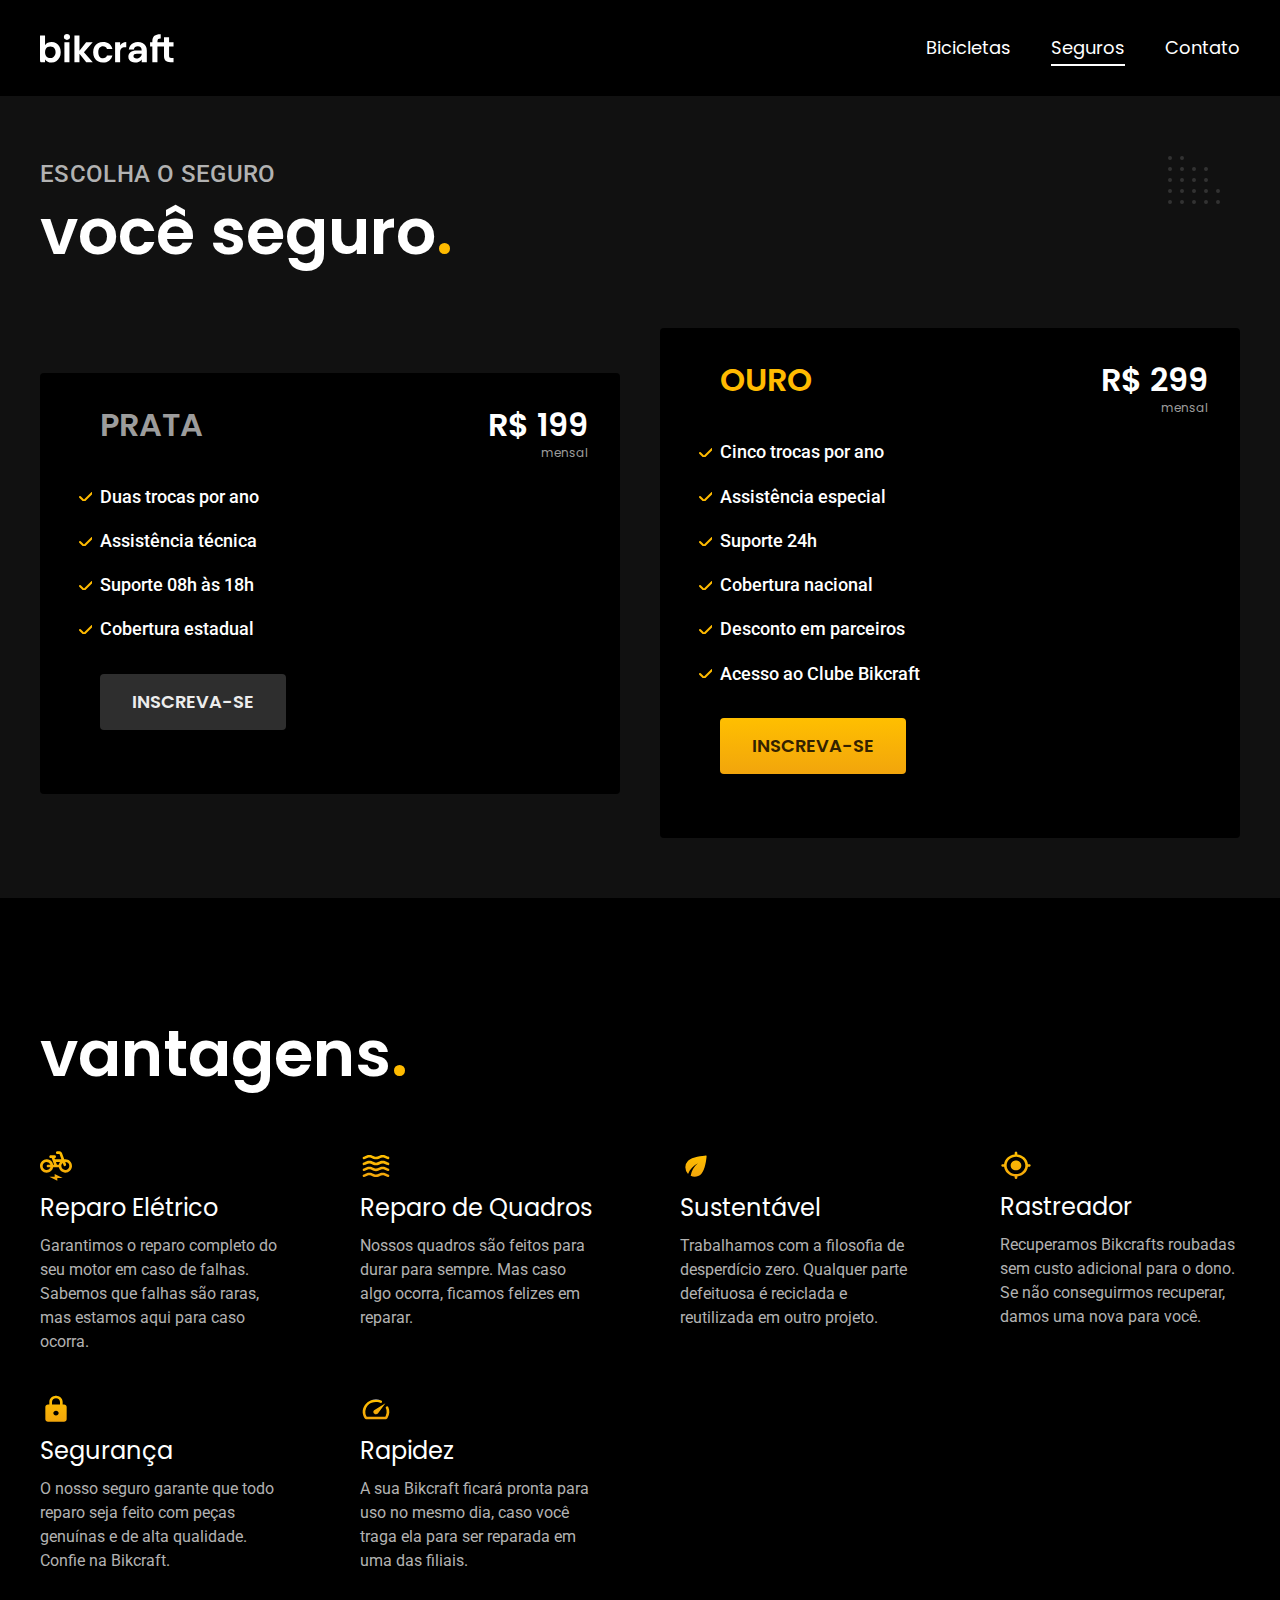
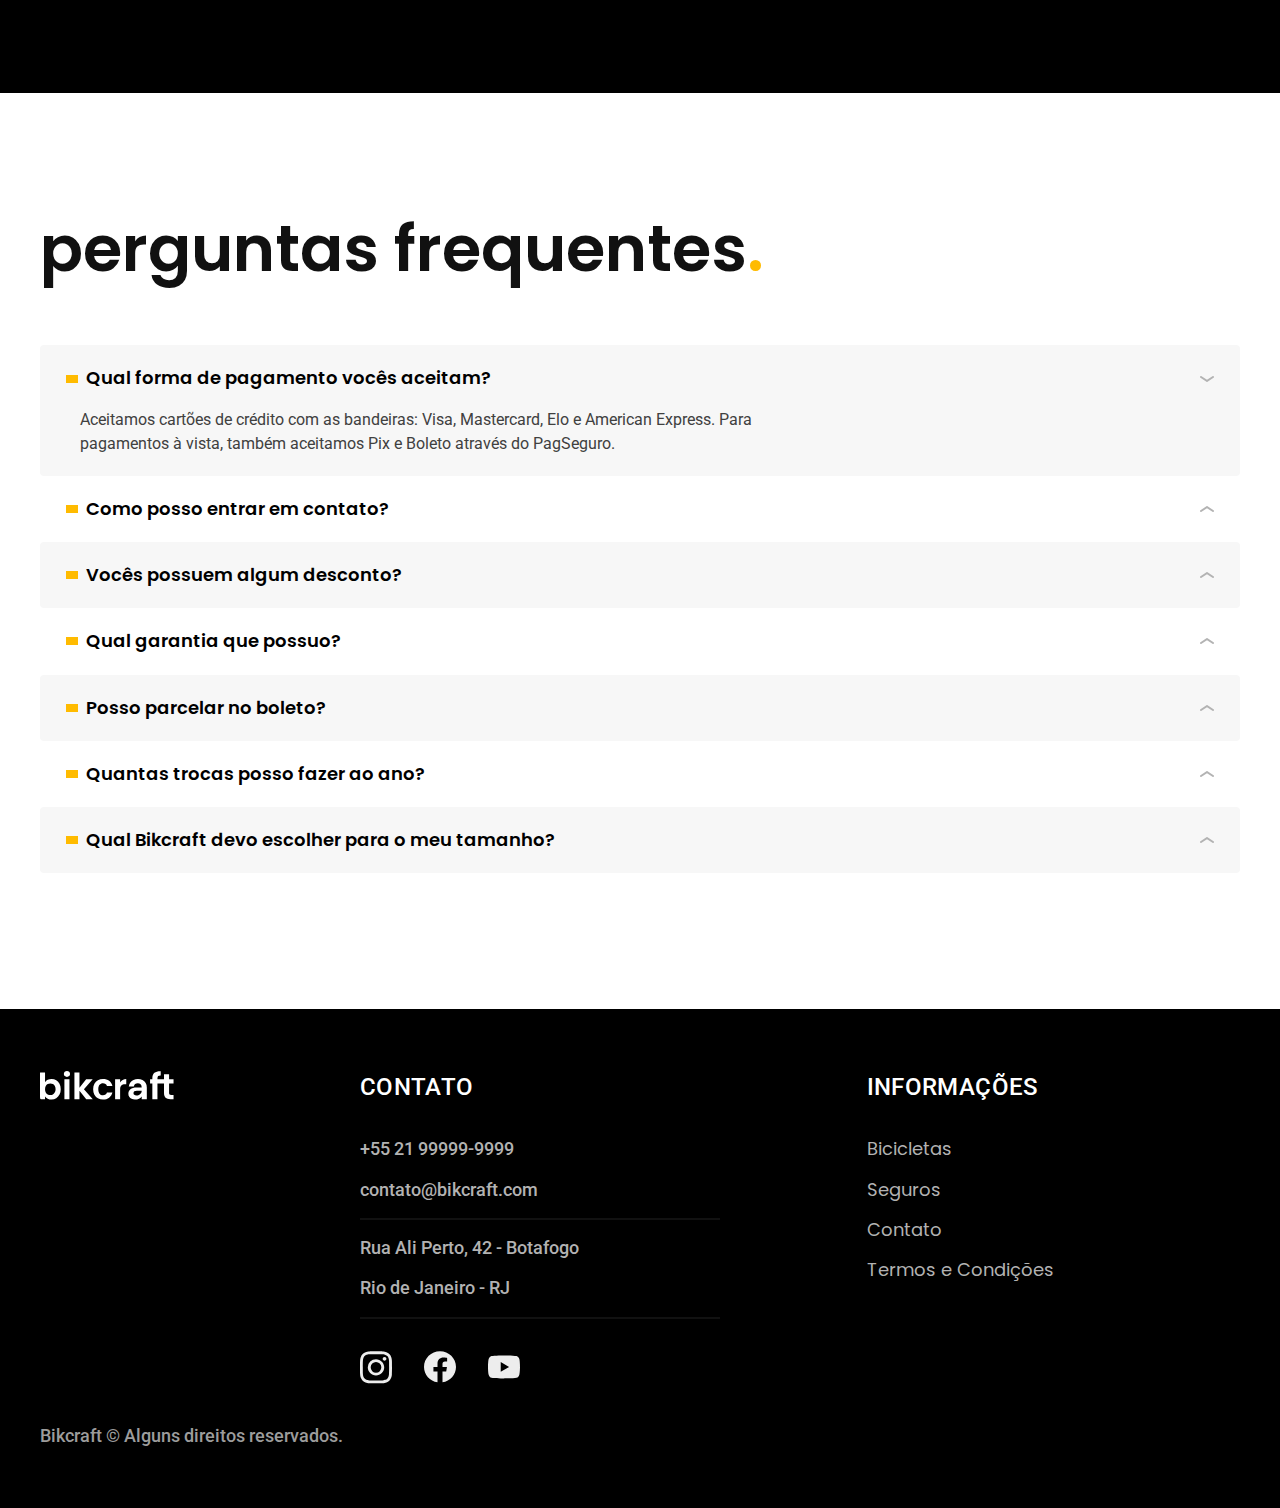
<file: seguros.html>
<!DOCTYPE html>
<html lang="pt-br">

<head>
  <meta charset="UTF-8">
  <meta http-equiv="X-UA-Compatible" content="IE=edge">
  <meta name="viewport" content="width=device-width, initial-scale=1.0">
  <title>Seguros | Bikcraft</title>
  <meta name="description" content="Seguros">
  <link rel="icon" href="./img/favicon.svg" type="image/svg+xml">

  <link rel="preload" href="./css/style.min.css" as="style">
  <link rel="stylesheet" href="css/style.min.css">

  <link rel="preconnect" href="https://fonts.googleapis.com">
  <link rel="preconnect" href="https://fonts.gstatic.com" crossorigin>
  <link href="https://fonts.googleapis.com/css2?family=Merriweather:ital,wght@1,900&family=Poppins:wght@400;600&family=Roboto:wght@400;500&display=swap" rel="stylesheet">

  <script>
    document.documentElement.classList.add('js');
  </script>
</head>

<body id="seguros">
  <header class="header-bg">
    <div class="header container">
      <a href="./"><img src="./img/bikcraft.svg" alt="Bikcraft"></a>
      <nav aria-label="primaria">
        <ul class="header-menu font-1-m cor-0">
          <li><a href="./bicicletas.html">Bicicletas</a></li>
          <li><a href="./seguros.html">Seguros</a></li>
          <li><a href="./contato.html">Contato</a></li>
        </ul>
      </nav>
    </div>
  </header>

  <main class="seguros-bg">
    <div class="titulo-bg">
      <div class="titulo container">
        <p class="font-2-l-b cor-5">Escolha o seguro</p>
        <h1 class="font-1-xxl cor-0">você seguro<span class="cor-p1">.</span></h1>
      </div>
    </div>

    <div class="seguros container">
      <div class="seguros-item fadeInLeft" data-anime="200">
        <h3 class="font-1-xl cor-6">PRATA</h3>
        <span class="font-1-xl cor-0">R$ 199 <span class="font-1-xs cor-6">mensal</span></span>
        <ul class="font-2-m cor-0">
          <li>Duas trocas por ano</li>
          <li>Assistência técnica</li>
          <li>Suporte 08h às 18h</li>
          <li>Cobertura estadual</li>
        </ul>
        <a class="botao secundario" href="./orcamento.html?tipo=seguro&produto=prata">Inscreva-se</a>
      </div>

      <div class="seguros-item fadeInRight" data-anime="400">
        <h3 class="font-1-xl cor-p1">OURO</h3>
        <span class="font-1-xl cor-0">R$ 299 <span class="font-1-xs cor-6">mensal</span></span>
        <ul class="font-2-m cor-0">
          <li>Cinco trocas por ano</li>
          <li>Assistência especial</li>
          <li>Suporte 24h</li>
          <li>Cobertura nacional</li>
          <li>Desconto em parceiros</li>
          <li>Acesso ao Clube Bikcraft</li>
        </ul>
        <a class="botao" href="./orcamento.html?tipo=seguro&produto=ouro">Inscreva-se</a>
      </div>
    </div>
  </main>

  <article class="vantagens-bg">
    <div class="vantagens container">
      <h2 class="font-1-xxl cor-0">vantagens<span class="cor-p1">.</span></h2>
      <ul>
        <li>
          <img src="./img/icones/eletrica.svg" alt="">
          <h3 class="font-1-l cor-0">Reparo Elétrico</h3>
          <p class="font-2-s cor-5">Garantimos o reparo completo do seu motor em caso de falhas. Sabemos que falhas são raras, mas estamos aqui para caso ocorra.</p>
        </li>

        <li>
          <img src="./img/icones/carbono.svg" alt="">
          <h3 class="font-1-l cor-0">Reparo de Quadros</h3>
          <p class="font-2-s cor-5">Nossos quadros são feitos para durar para sempre. Mas caso algo ocorra, ficamos felizes em reparar.</p>
        </li>

        <li>
          <img src="./img/icones/sustentavel.svg" alt="">
          <h3 class="font-1-l cor-0">Sustentável</h3>
          <p class="font-2-s cor-5">Trabalhamos com a filosofia de desperdício zero. Qualquer parte defeituosa é reciclada e reutilizada em outro projeto.</p>
        </li>

        <li>
          <img src="./img/icones/rastreador.svg" alt="">
          <h3 class="font-1-l cor-0">Rastreador</h3>
          <p class="font-2-s cor-5">Recuperamos Bikcrafts roubadas sem custo adicional para o dono. Se não conseguirmos recuperar, damos uma nova para você.</p>
        </li>

        <li>
          <img src="./img/icones/seguro.svg" alt="">
          <h3 class="font-1-l cor-0">Segurança</h3>
          <p class="font-2-s cor-5">O nosso seguro garante que todo reparo seja feito com peças genuínas e de alta qualidade. Confie na Bikcraft.</p>
        </li>

        <li>
          <img src="./img/icones/velocidade.svg" alt="">
          <h3 class="font-1-l cor-0">Rapidez</h3>
          <p class="font-2-s cor-5">A sua Bikcraft ficará pronta para uso no mesmo dia, caso você traga ela para ser reparada em uma das filiais.</p>
        </li>
      </ul>
    </div>
  </article>

  <article class="perguntas container">
    <h2 class="font-1-xxl">perguntas frequentes<span class="cor-p1">.</span></h2>

    <dl>
      <div>
        <dt><button class="font-1-m-b" aria-controls="pergunta1" aria-expanded="true">Qual forma de pagamento vocês aceitam?</button></dt>
        <dd id="pergunta1" class="font-2-s cor-9 ativa">Aceitamos cartões de crédito com as bandeiras: Visa, Mastercard, Elo e American Express. Para pagamentos à vista, também aceitamos Pix e Boleto através do PagSeguro.</dd>
      </div>

      <div>
        <dt><button class="font-1-m-b" aria-controls="pergunta2" aria-expanded="false">Como posso entrar em contato?</button></dt>
        <dd id="pergunta2" class="font-2-s cor-9">Aceitamos cartões de crédito com as bandeiras: Visa, Mastercard, Elo e American Express. Para pagamentos à vista, também aceitamos Pix e Boleto através do PagSeguro.</dd>
      </div>

      <div>
        <dt><button class="font-1-m-b" aria-controls="pergunta3" aria-expanded="false">Vocês possuem algum desconto?</button></dt>
        <dd id="pergunta3" class="font-2-s cor-9">Aceitamos cartões de crédito com as bandeiras: Visa, Mastercard, Elo e American Express. Para pagamentos à vista, também aceitamos Pix e Boleto através do PagSeguro.</dd>
      </div>

      <div>
        <dt><button class="font-1-m-b" aria-controls="pergunta4" aria-expanded="false">Qual garantia que possuo?</button></dt>
        <dd id="pergunta4" class="font-2-s cor-9">Aceitamos cartões de crédito com as bandeiras: Visa, Mastercard, Elo e American Express. Para pagamentos à vista, também aceitamos Pix e Boleto através do PagSeguro.</dd>
      </div>

      <div>
        <dt><button class="font-1-m-b" aria-controls="pergunta5" aria-expanded="false">Posso parcelar no boleto?</button></dt>
        <dd id="pergunta5" class="font-2-s cor-9">Aceitamos cartões de crédito com as bandeiras: Visa, Mastercard, Elo e American Express. Para pagamentos à vista, também aceitamos Pix e Boleto através do PagSeguro.</dd>
      </div>

      <div>
        <dt><button class="font-1-m-b" aria-controls="pergunta6" aria-expanded="false">Quantas trocas posso fazer ao ano?</button></dt>
        <dd id="pergunta6" class="font-2-s cor-9">Aceitamos cartões de crédito com as bandeiras: Visa, Mastercard, Elo e American Express. Para pagamentos à vista, também aceitamos Pix e Boleto através do PagSeguro.</dd>
      </div>

      <div>
        <dt><button class="font-1-m-b" aria-controls="pergunta7" aria-expanded="false">Qual Bikcraft devo escolher para o meu tamanho?</button></dt>
        <dd id="pergunta7" class="font-2-s cor-9">Aceitamos cartões de crédito com as bandeiras: Visa, Mastercard, Elo e American Express. Para pagamentos à vista, também aceitamos Pix e Boleto através do PagSeguro.</dd>
      </div>

    </dl>
  </article>

  <footer class="footer-bg">
    <div class="footer container">
      <img src="./img/bikcraft.svg" alt="Bikcraft">
      <div class="footer-contato">
        <h3 class="font-2-l-b cor-0">Contato</h3>
        <ul class="font-2-m cor-5">
          <li><a href="tel:+5521999999999">+55 21 99999-9999</a></li>
          <li><a href="mailto:contato@bikcraft.com">contato@bikcraft.com</a></li>
          <li>Rua Ali Perto, 42 - Botafogo</li>
          <li>Rio de Janeiro - RJ</li>
        </ul>
        <div class="footer-redes">
          <a href="./">
            <img src="./img/redes/insta.svg" alt="Instagram">
          </a>
          <a href="./">
            <img src="./img/redes/facebook.svg" alt="Facebook">
          </a>
          <a href="./">
            <img src="./img/redes/youtube.svg" alt="YouTube">
          </a>
        </div>
      </div>
      <div class="footer-informacoes">
        <h3 class="font-2-l-b cor-0">Informações</h3>
        <nav>
          <ul class="font-1-m cor-5">
            <li><a href="./bicicletas.html">Bicicletas</a></li>
            <li><a href="./seguros.html">Seguros</a></li>
            <li><a href="./contato.html">Contato</a></li>
            <li><a href="./termos.html">Termos e Condições</a></li>
          </ul>
        </nav>
      </div>
      <p class="footer-copy font-2-m cor-6">Bikcraft © Alguns direitos reservados.</p>
    </div>

  </footer>

  <script src="./plugins/simple-anime.js"></script>
  <script src="./js/script.js"></script>
</body>

</html>
</file>
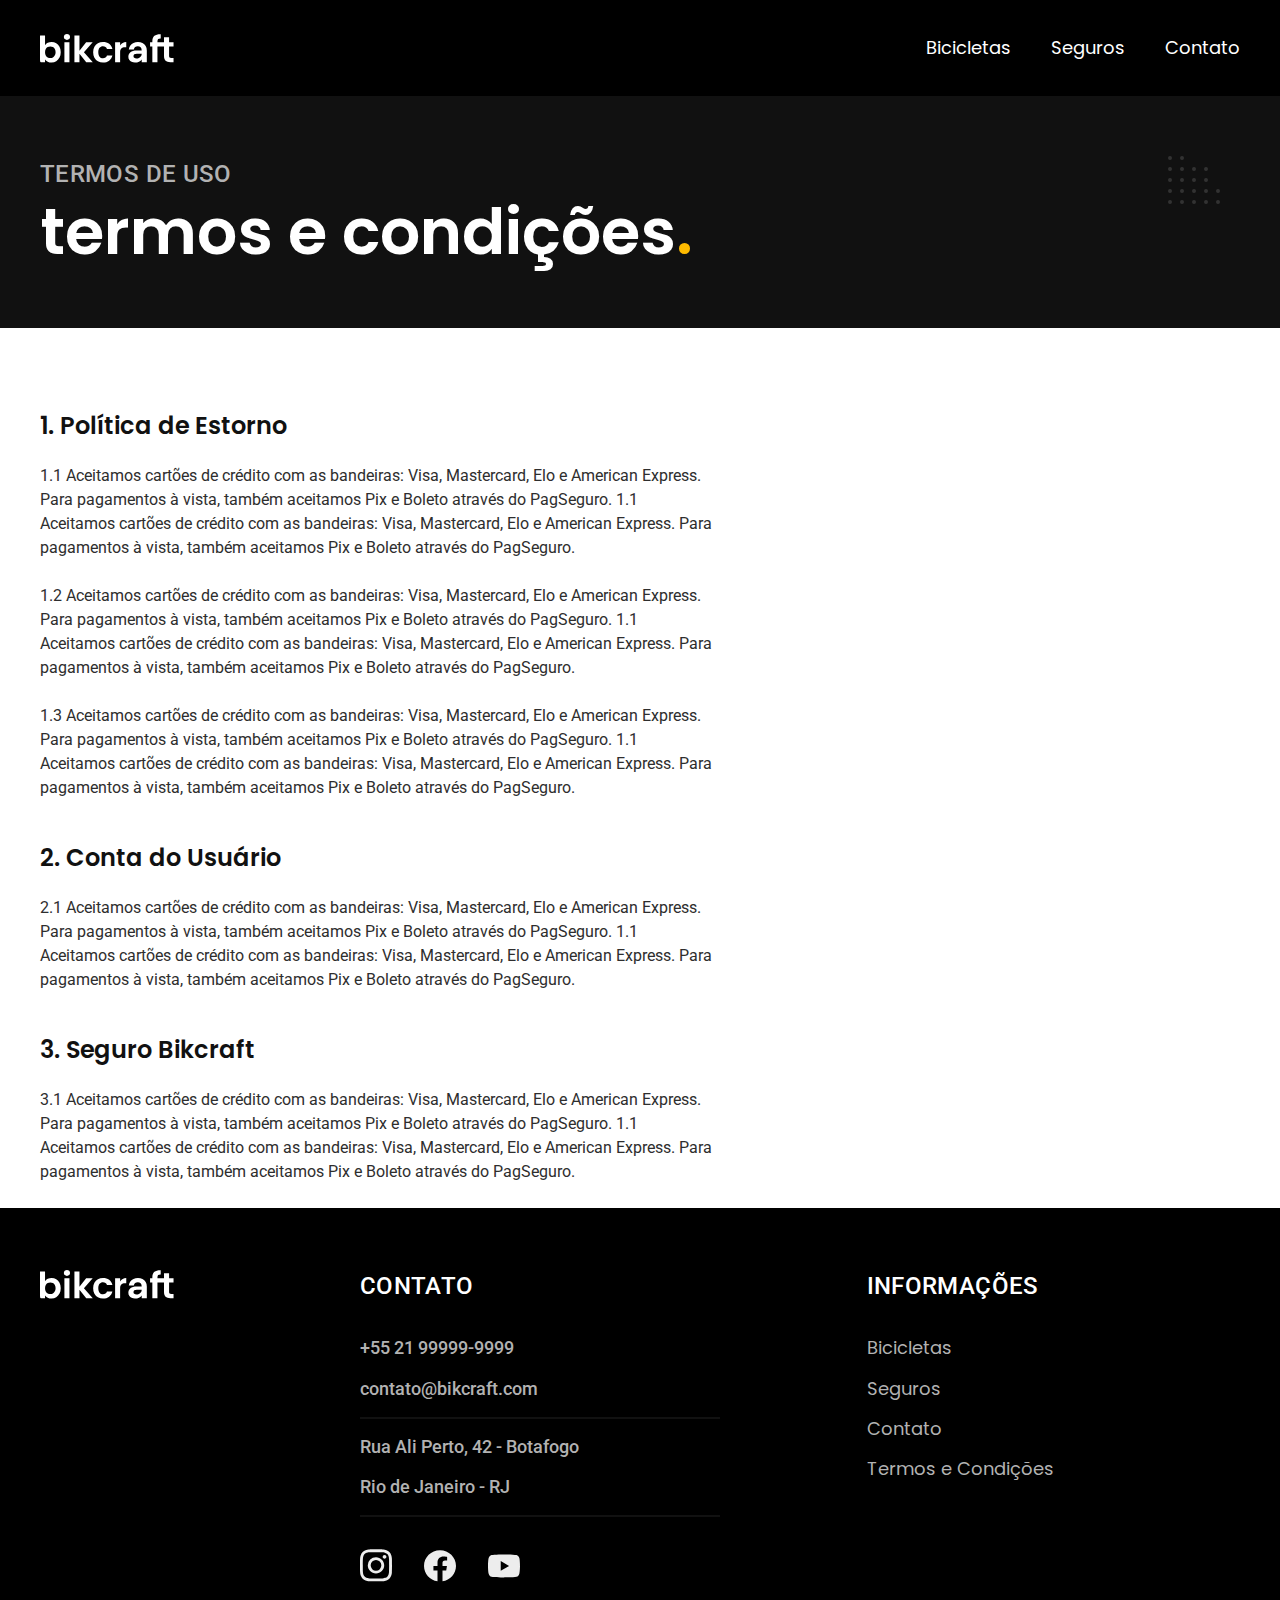
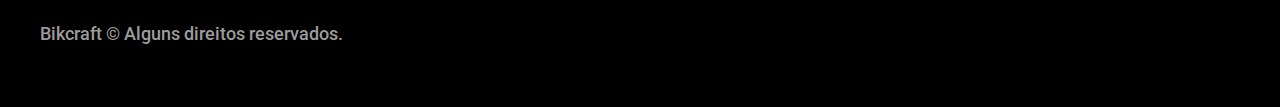
<file: termos.html>
<!DOCTYPE html>
<html lang="pt-br">

<head>
  <meta charset="UTF-8">
  <meta http-equiv="X-UA-Compatible" content="IE=edge">
  <meta name="viewport" content="width=device-width, initial-scale=1.0">
  <title>Termos e Condições | Bikcraft</title>
  <meta name="description" content="Termos e Condições">
  <link rel="icon" href="./img/favicon.svg" type="image/svg+xml">

  <link rel="preload" href="./css/style.min.css" as="style">
  <link rel="stylesheet" href="css/style.min.css">

  <link rel="preconnect" href="https://fonts.googleapis.com">
  <link rel="preconnect" href="https://fonts.gstatic.com" crossorigin>
  <link href="https://fonts.googleapis.com/css2?family=Merriweather:ital,wght@1,900&family=Poppins:wght@400;600&family=Roboto:wght@400;500&display=swap" rel="stylesheet">

  <script>
    document.documentElement.classList.add('js');
  </script>
</head>

<body id="termos">
  <header class="header-bg">
    <div class="header container">
      <a href="./"><img src="./img/bikcraft.svg" alt="Bikcraft"></a>
      <nav aria-label="primaria">
        <ul class="header-menu font-1-m cor-0">
          <li><a href="./bicicletas.html">Bicicletas</a></li>
          <li><a href="./seguros.html">Seguros</a></li>
          <li><a href="./contato.html">Contato</a></li>
        </ul>
      </nav>
    </div>
  </header>

  <main>
    <div class="titulo-bg">
      <div class="titulo container">
        <p class="font-2-l-b cor-5">Termos de uso</p>
        <h1 class="font-1-xxl cor-0">termos e condições<span class="cor-p1">.</span></h1>
      </div>
    </div>

    <div class="termos font-2-s cor-10 container">
      <h2 class="font-1-l cor-11">1. Política de Estorno</h2>
      <p>1.1 Aceitamos cartões de crédito com as bandeiras: Visa, Mastercard, Elo e American Express. Para pagamentos à vista, também aceitamos Pix e Boleto através do PagSeguro. 1.1 Aceitamos cartões de crédito com as bandeiras: Visa, Mastercard, Elo e American Express. Para pagamentos à vista, também aceitamos Pix e Boleto através do PagSeguro.</p>
      <p>1.2 Aceitamos cartões de crédito com as bandeiras: Visa, Mastercard, Elo e American Express. Para pagamentos à vista, também aceitamos Pix e Boleto através do PagSeguro. 1.1 Aceitamos cartões de crédito com as bandeiras: Visa, Mastercard, Elo e American Express. Para pagamentos à vista, também aceitamos Pix e Boleto através do PagSeguro.</p>
      <p>1.3 Aceitamos cartões de crédito com as bandeiras: Visa, Mastercard, Elo e American Express. Para pagamentos à vista, também aceitamos Pix e Boleto através do PagSeguro. 1.1 Aceitamos cartões de crédito com as bandeiras: Visa, Mastercard, Elo e American Express. Para pagamentos à vista, também aceitamos Pix e Boleto através do PagSeguro.</p>
      <h2 class="font-1-l cor-11">2. Conta do Usuário</h2>
      <p>2.1 Aceitamos cartões de crédito com as bandeiras: Visa, Mastercard, Elo e American Express. Para pagamentos à vista, também aceitamos Pix e Boleto através do PagSeguro. 1.1 Aceitamos cartões de crédito com as bandeiras: Visa, Mastercard, Elo e American Express. Para pagamentos à vista, também aceitamos Pix e Boleto através do PagSeguro.</p>
      <h2 class="font-1-l cor-11">3. Seguro Bikcraft</h2>
      <p>3.1 Aceitamos cartões de crédito com as bandeiras: Visa, Mastercard, Elo e American Express. Para pagamentos à vista, também aceitamos Pix e Boleto através do PagSeguro. 1.1 Aceitamos cartões de crédito com as bandeiras: Visa, Mastercard, Elo e American Express. Para pagamentos à vista, também aceitamos Pix e Boleto através do PagSeguro.</p>

    </div>
  </main>

  <footer class="footer-bg">
    <div class="footer container">
      <img src="./img/bikcraft.svg" alt="Bikcraft">
      <div class="footer-contato">
        <h3 class="font-2-l-b cor-0">Contato</h3>
        <ul class="font-2-m cor-5">
          <li><a href="tel:+5521999999999">+55 21 99999-9999</a></li>
          <li><a href="mailto:contato@bikcraft.com">contato@bikcraft.com</a></li>
          <li>Rua Ali Perto, 42 - Botafogo</li>
          <li>Rio de Janeiro - RJ</li>
        </ul>
        <div class="footer-redes">
          <a href="./">
            <img src="./img/redes/insta.svg" alt="Instagram">
          </a>
          <a href="./">
            <img src="./img/redes/facebook.svg" alt="Facebook">
          </a>
          <a href="./">
            <img src="./img/redes/youtube.svg" alt="YouTube">
          </a>
        </div>
      </div>
      <div class="footer-informacoes">
        <h3 class="font-2-l-b cor-0">Informações</h3>
        <nav>
          <ul class="font-1-m cor-5">
            <li><a href="./bicicletas.html">Bicicletas</a></li>
            <li><a href="./seguros.html">Seguros</a></li>
            <li><a href="./contato.html">Contato</a></li>
            <li><a href="./termos.html">Termos e Condições</a></li>
          </ul>
        </nav>
      </div>
      <p class="footer-copy font-2-m cor-6">Bikcraft © Alguns direitos reservados.</p>
    </div>

  </footer>
  <script src="./js/script.js"></script>
</body>

</html>
</file>
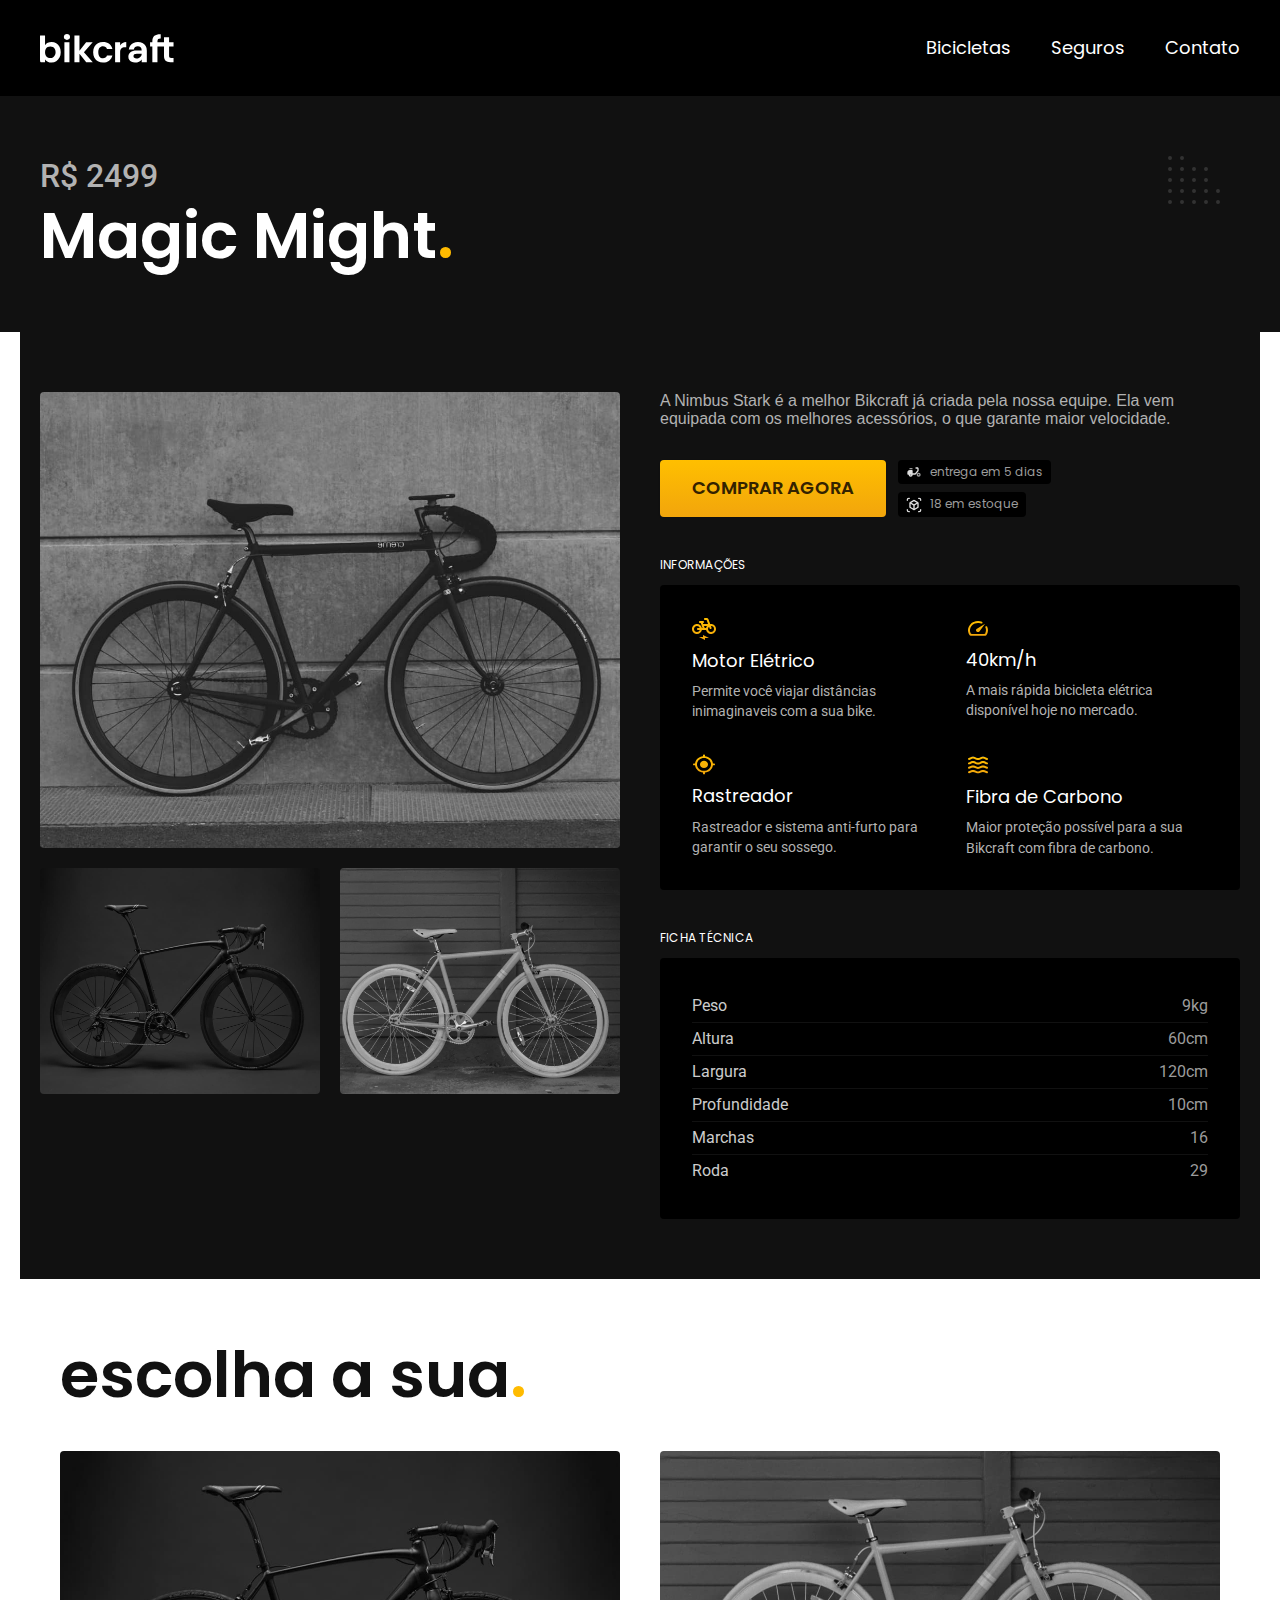
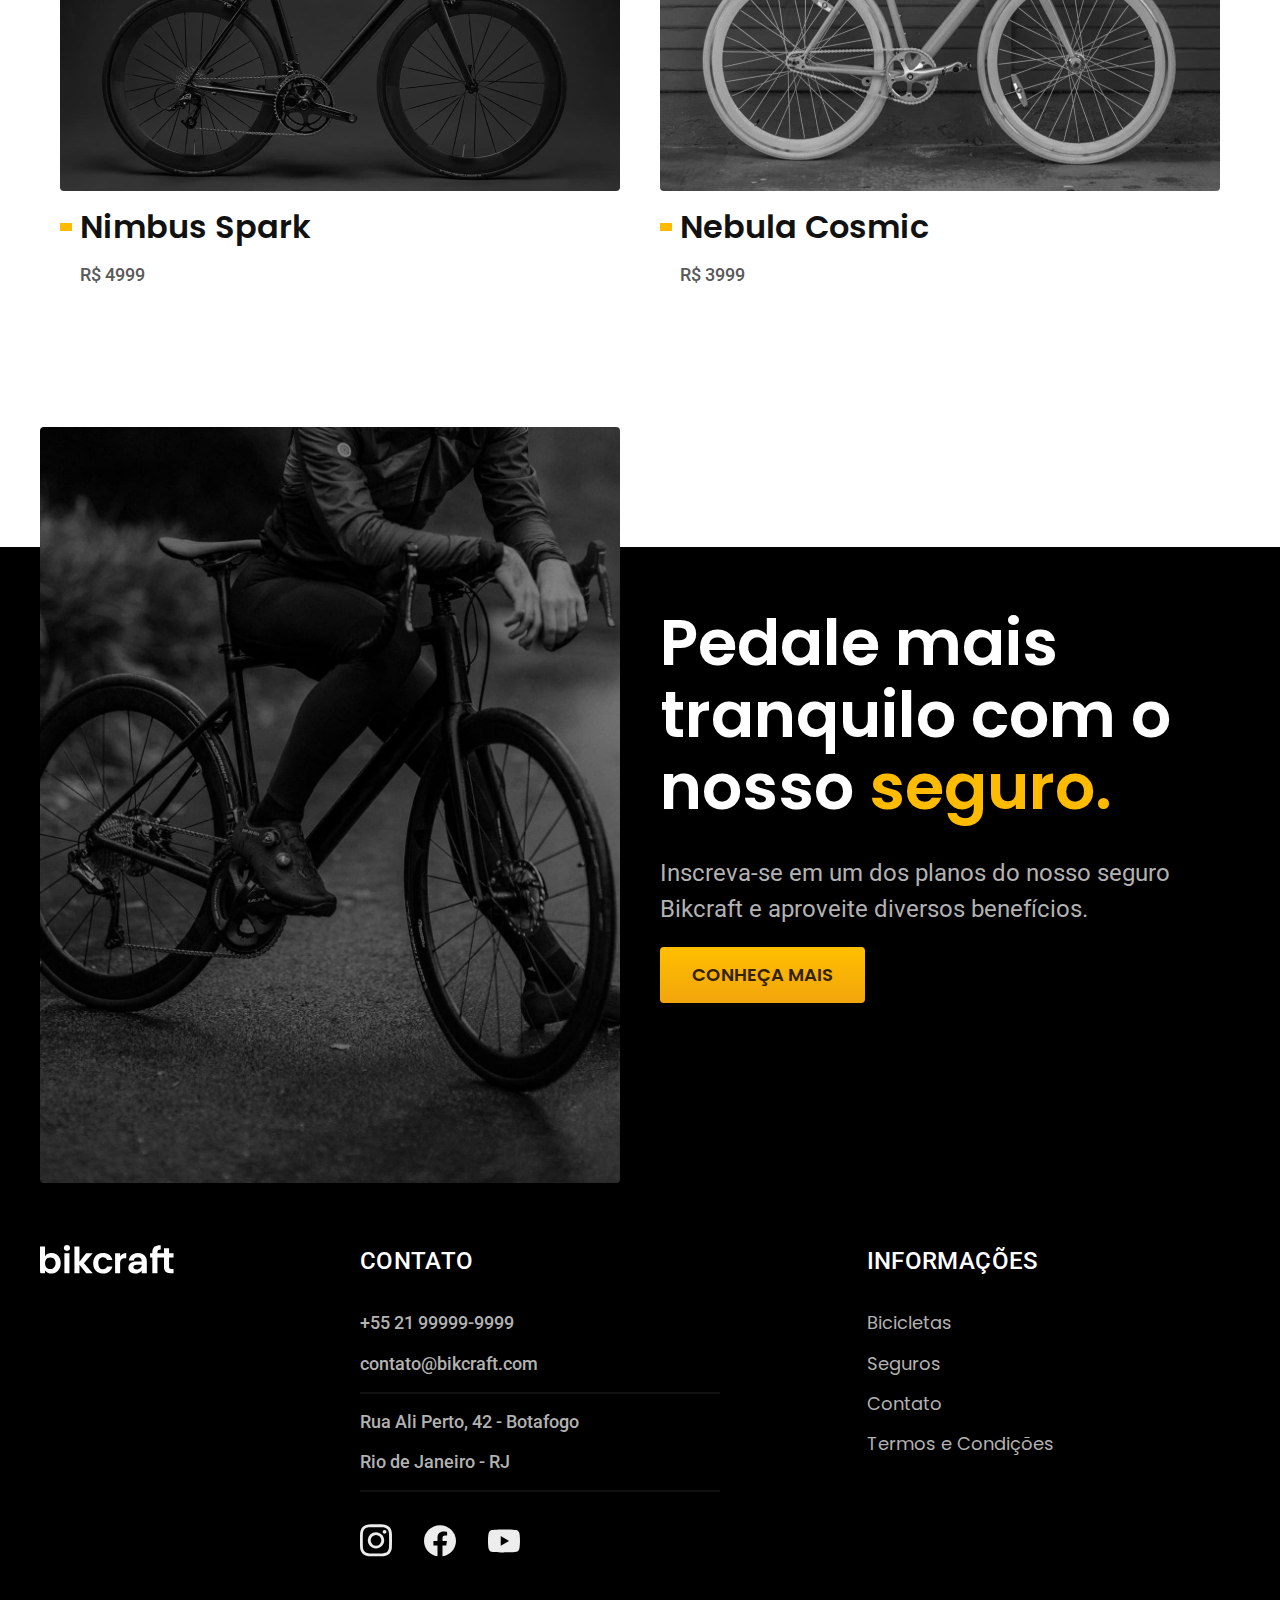
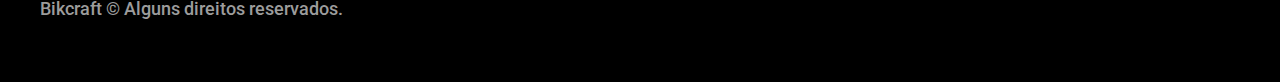
<file: bicicletas/magic.html>
<!DOCTYPE html>
<html lang="pt-br">

<head>
  <meta charset="UTF-8">
  <meta http-equiv="X-UA-Compatible" content="IE=edge">
  <meta name="viewport" content="width=device-width, initial-scale=1.0">
  <title>Magic | Bikcraft</title>
  <meta name="description" content="Magic">

  <link rel="icon" href="../img/favicon.svg" type="image/svg+xml">

  <link rel="preload" href="../css/style.min.css" as="style">
  <link rel="stylesheet" href="../css/style.min.css">

  <link rel="preconnect" href="https://fonts.googleapis.com">
  <link rel="preconnect" href="https://fonts.gstatic.com" crossorigin>
  <link href="https://fonts.googleapis.com/css2?family=Merriweather:ital,wght@1,900&family=Poppins:wght@400;600&family=Roboto:wght@400;500&display=swap" rel="stylesheet">

  <script>
    document.documentElement.classList.add('js');
  </script>
</head>

<body id="bicicleta">
  <header class="header-bg">
    <div class="header container">
      <a href="../"><img src="../img/bikcraft.svg" alt="Bikcraft"></a>
      <nav aria-label="primaria">
        <ul class="header-menu font-1-m cor-0">
          <li><a href="../bicicletas.html">Bicicletas</a></li>
          <li><a href="../seguros.html">Seguros</a></li>
          <li><a href="../contato.html">Contato</a></li>
        </ul>
      </nav>
    </div>
  </header>

  <main>
    <div class="titulo-bg">
      <div class="titulo container">
        <p class="font-2-xl cor-5">R$ 2499</p>
        <h1 class="font-1-xxl cor-0">Magic Might<span class="cor-p1">.</span></h1>
      </div>
    </div>

    <div class="bicicleta container">
      <div class="bicicleta-imagens">
        <img src="../img/bicicletas/nimbus-2.jpg" alt="Bicicleta 1">
        <img src="../img/bicicletas/nimbus-1.jpg" alt="Bicicleta 2">
        <img src="../img/bicicletas/nimbus-3.jpg" alt="Bicicleta 3">
      </div>
      <div class="bicicleta-conteudo">
        <p class="font-2-1 cor-5">A Nimbus Stark é a melhor Bikcraft já criada pela nossa equipe. Ela vem equipada com os melhores acessórios, o que garante maior velocidade.</p>
        <div class="bicicleta-comprar">
          <a href="../orcamento.html?tipo=bikcraft&produto=magic" class="botao">Comprar Agora</a>
          <span class="font-1-xs cor-6"><img src="../img/icones/entrega.svg" alt="">entrega em 5 dias</span>
          <span class="font-1-xs cor-6"><img src="../img/icones/estoque.svg" alt="">18 em estoque</span>
        </div>
        <h2 class="font-1-xs cor-0">Informações</h2>
        <ul class="bicicleta-informacoes">
          <li>
            <img src="../img/icones/eletrica.svg" alt="">
            <h3 class="font-1-m cor-0">Motor Elétrico</h3>
            <p class="font-2-xs cor-5">Permite você viajar distâncias inimaginaveis com a sua bike.</p>
          </li>
          <li>
            <img src="../img/icones/velocidade.svg" alt="">
            <h3 class="font-1-m cor-0">40km/h</h3>
            <p class="font-2-xs cor-5">A mais rápida bicicleta elétrica disponível hoje no mercado.</p>
          </li>
          <li>
            <img src="../img/icones/rastreador.svg" alt="">
            <h3 class="font-1-m cor-0">Rastreador</h3>
            <p class="font-2-xs cor-5">Rastreador e sistema anti-furto para garantir o seu sossego.</p>
          </li>
          <li>
            <img src="../img/icones/carbono.svg" alt="">
            <h3 class="font-1-m cor-0">Fibra de Carbono</h3>
            <p class="font-2-xs cor-5">Maior proteção possível para a sua Bikcraft com fibra de carbono.</p>
          </li>
        </ul>

        <h2 class="font-1-xs cor-0">Ficha Técnica</h2>
        <ul class="bicicleta-ficha  font-2-s cor-4">
          <li>Peso <span>9kg</span></li>
          <li>Altura <span>60cm</span></li>
          <li>Largura <span>120cm</span></li>
          <li>Profundidade <span>10cm</span></li>
          <li>Marchas <span>16</span></li>
          <li>Roda <span>29</span></li>
        </ul>
      </div>
    </div>
  </main>

  <article class="bicicletas-lista container" aria-label="Escolha a sua bicicleta">
    <h2 class="container font-1-xxl">escolha a sua<span class="cor-p1">.</span></h2>

    <ul>
      <li>
        <a href="./nimbus.html">
          <img src="../img/bicicletas/nimbus.jpg" alt="Bicicleta preta">
          <h3 class="font-1-xl">Nimbus Spark</h3>
          <span class="font-2-m cor-8">R$ 4999</span>
        </a>
      </li>
      <li>
        <a href="./nebula.html">
          <img src="../img/bicicletas/nebula.jpg" alt="Bicicleta preta">
          <h3 class="font-1-xl">Nebula Cosmic</h3>
          <span class="font-2-m cor-8">R$ 3999</span>
        </a>
      </li>
    </ul>
  </article>

  <article class="seguro-bg">
    <div class="seguro container">
      <div class="seguro-imagem">
        <img src="../img/fotos/seguros.jpg" alt="Pessoa parada em cima de uma bicicleta.">
      </div>
      <div class="seguro-conteudo">
        <h2 class="font-1-xxl cor-0">Pedale mais tranquilo com o nosso <span class="cor-p1">seguro.</span></h2>
        <p class="font-2-l cor-5">Inscreva-se em um dos planos do nosso seguro Bikcraft e aproveite diversos benefícios.</p>
        <a class="botao" href="../seguros.html">Conheça Mais</a>
      </div>
    </div>
  </article>

  <footer class="footer-bg">
    <div class="footer container">
      <img src="../img/bikcraft.svg" alt="Bikcraft">
      <div class="footer-contato">
        <h3 class="font-2-l-b cor-0">Contato</h3>
        <ul class="font-2-m cor-5">
          <li><a href="tel:+5521999999999">+55 21 99999-9999</a></li>
          <li><a href="mailto:contato@bikcraft.com">contato@bikcraft.com</a></li>
          <li>Rua Ali Perto, 42 - Botafogo</li>
          <li>Rio de Janeiro - RJ</li>
        </ul>
        <div class="footer-redes">
          <a href="../">
            <img src="../img/redes/insta.svg" alt="Instagram">
          </a>
          <a href="../">
            <img src="../img/redes/facebook.svg" alt="Facebook">
          </a>
          <a href="../">
            <img src="../img/redes/youtube.svg" alt="YouTube">
          </a>
        </div>
      </div>
      <div class="footer-informacoes">
        <h3 class="font-2-l-b cor-0">Informações</h3>
        <nav>
          <ul class="font-1-m cor-5">
            <li><a href="../bicicletas.html">Bicicletas</a></li>
            <li><a href="../seguros.html">Seguros</a></li>
            <li><a href="../contato.html">Contato</a></li>
            <li><a href="../termos.html">Termos e Condições</a></li>
          </ul>
        </nav>
      </div>
      <p class="footer-copy font-2-m cor-6">Bikcraft © Alguns direitos reservados.</p>
    </div>

  </footer>
  <script src="../js/script.js"></script>
</body>

</html>
</file>
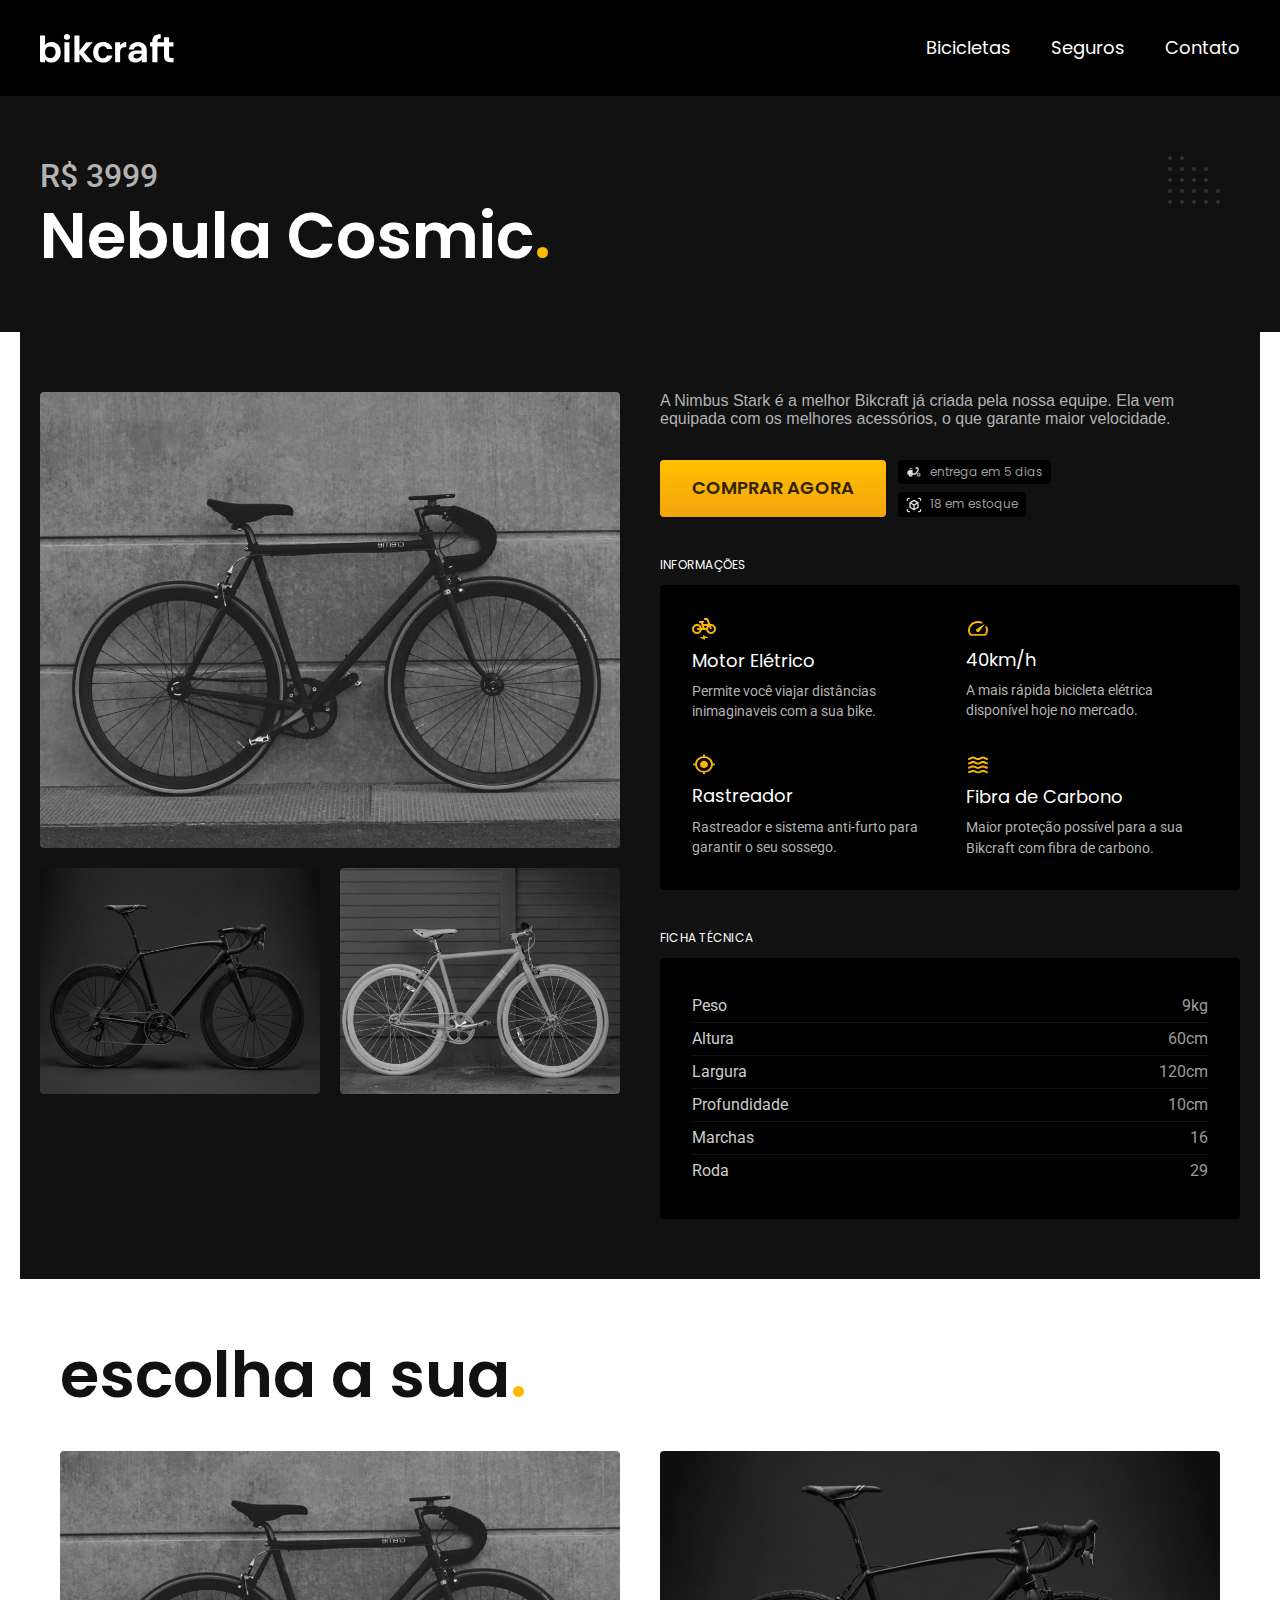
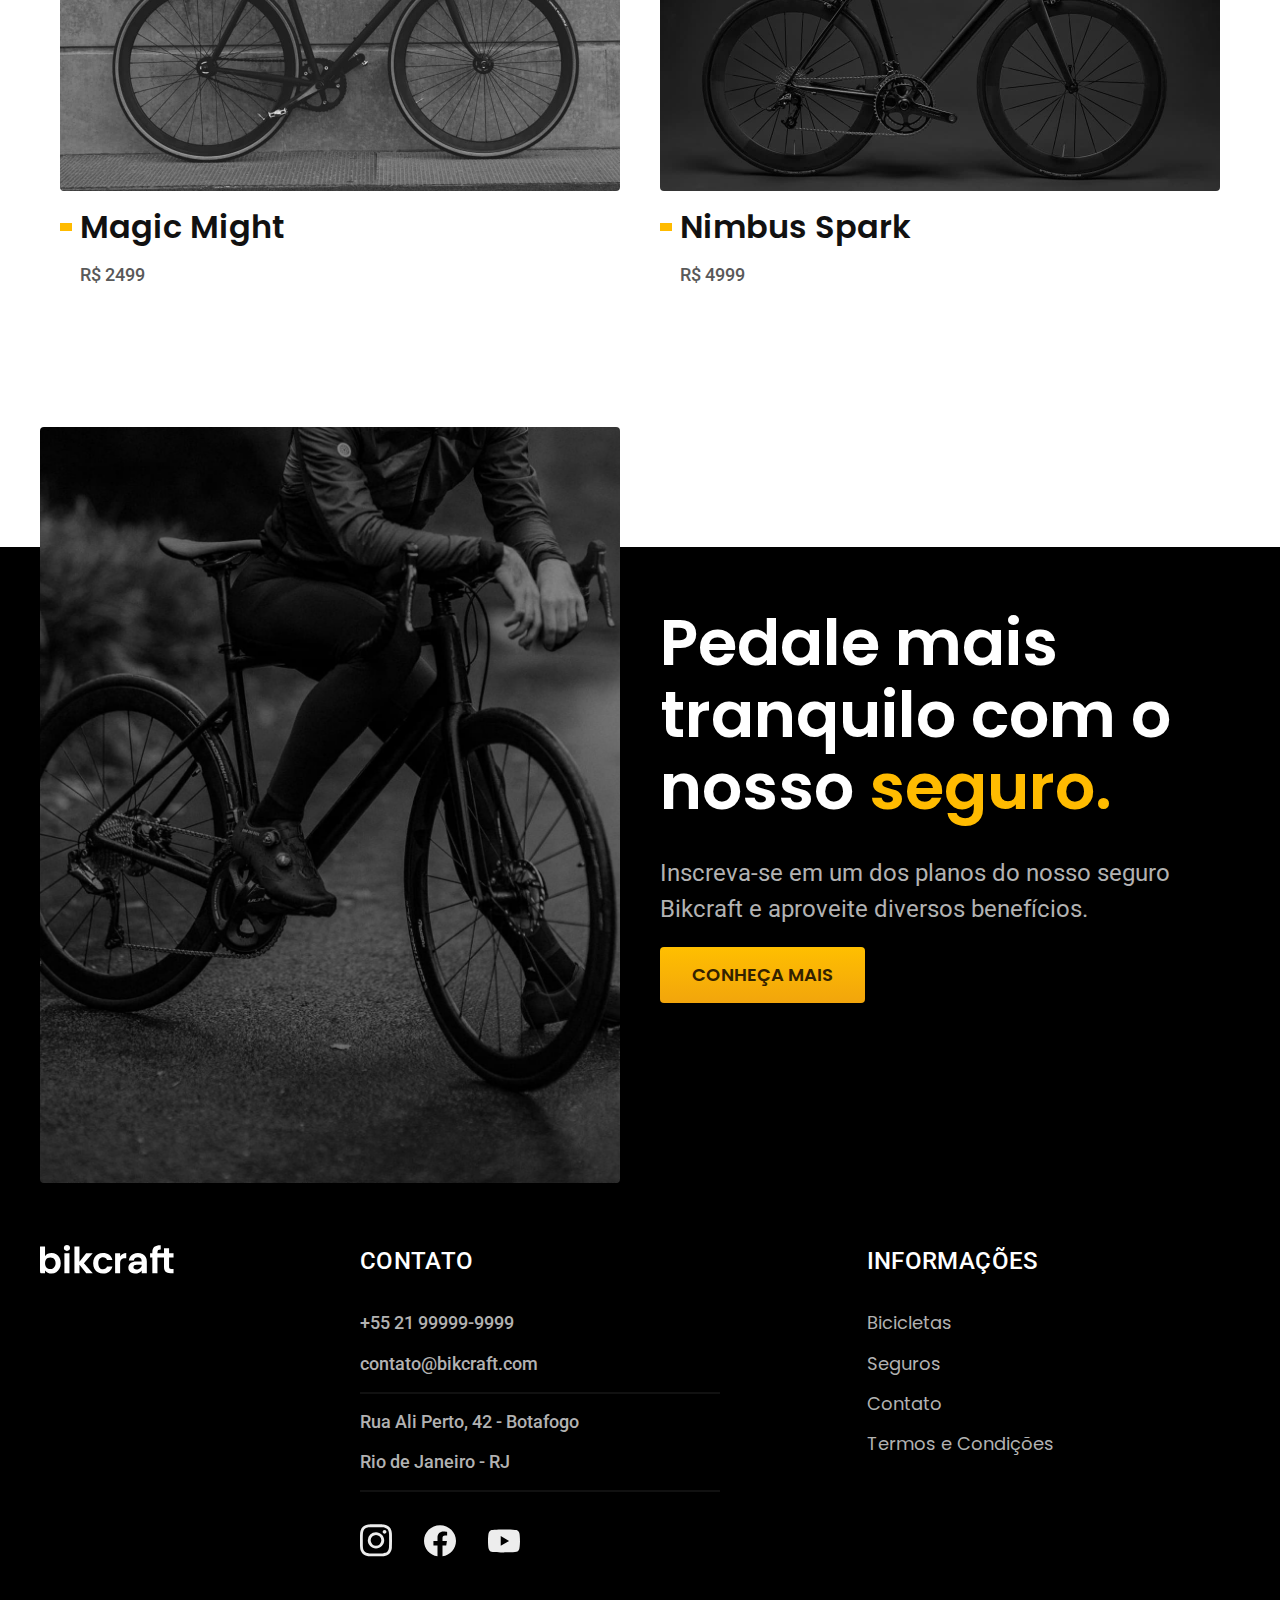
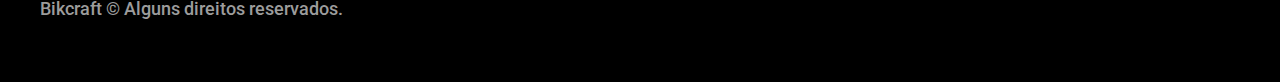
<file: bicicletas/nebula.html>
<!DOCTYPE html>
<html lang="pt-br">

<head>
  <meta charset="UTF-8">
  <meta http-equiv="X-UA-Compatible" content="IE=edge">
  <meta name="viewport" content="width=device-width, initial-scale=1.0">
  <title>Nebula | Bikcraft</title>
  <meta name="description" content="Nebula">

  <link rel="icon" href="../img/favicon.svg" type="image/svg+xml">

  <link rel="preload" href="../css/style.min.css" as="style">
  <link rel="stylesheet" href="../css/style.min.css">

  <link rel="preconnect" href="https://fonts.googleapis.com">
  <link rel="preconnect" href="https://fonts.gstatic.com" crossorigin>
  <link href="https://fonts.googleapis.com/css2?family=Merriweather:ital,wght@1,900&family=Poppins:wght@400;600&family=Roboto:wght@400;500&display=swap" rel="stylesheet">

  <script>
    document.documentElement.classList.add('js');
  </script>
</head>

<body id="bicicleta">
  <header class="header-bg">
    <div class="header container">
      <a href="../"><img src="../img/bikcraft.svg" alt="Bikcraft"></a>
      <nav aria-label="primaria">
        <ul class="header-menu font-1-m cor-0">
          <li><a href="../bicicletas.html">Bicicletas</a></li>
          <li><a href="../seguros.html">Seguros</a></li>
          <li><a href="../contato.html">Contato</a></li>
        </ul>
      </nav>
    </div>
  </header>

  <main>
    <div class="titulo-bg">
      <div class="titulo container">
        <p class="font-2-xl cor-5">R$ 3999</p>
        <h1 class="font-1-xxl cor-0">Nebula Cosmic<span class="cor-p1">.</span></h1>
      </div>
    </div>

    <div class="bicicleta container">
      <div class="bicicleta-imagens">
        <img src="../img/bicicletas/nimbus-2.jpg" alt="Bicicleta 1">
        <img src="../img/bicicletas/nimbus-1.jpg" alt="Bicicleta 2">
        <img src="../img/bicicletas/nimbus-3.jpg" alt="Bicicleta 3">
      </div>
      <div class="bicicleta-conteudo">
        <p class="font-2-1 cor-5">A Nimbus Stark é a melhor Bikcraft já criada pela nossa equipe. Ela vem equipada com os melhores acessórios, o que garante maior velocidade.</p>
        <div class="bicicleta-comprar">
          <a href="../orcamento.html?tipo=bikcraft&produto=nebula" class="botao">Comprar Agora</a>
          <span class="font-1-xs cor-6"><img src="../img/icones/entrega.svg" alt="">entrega em 5 dias</span>
          <span class="font-1-xs cor-6"><img src="../img/icones/estoque.svg" alt="">18 em estoque</span>
        </div>
        <h2 class="font-1-xs cor-0">Informações</h2>
        <ul class="bicicleta-informacoes">
          <li>
            <img src="../img/icones/eletrica.svg" alt="">
            <h3 class="font-1-m cor-0">Motor Elétrico</h3>
            <p class="font-2-xs cor-5">Permite você viajar distâncias inimaginaveis com a sua bike.</p>
          </li>
          <li>
            <img src="../img/icones/velocidade.svg" alt="">
            <h3 class="font-1-m cor-0">40km/h</h3>
            <p class="font-2-xs cor-5">A mais rápida bicicleta elétrica disponível hoje no mercado.</p>
          </li>
          <li>
            <img src="../img/icones/rastreador.svg" alt="">
            <h3 class="font-1-m cor-0">Rastreador</h3>
            <p class="font-2-xs cor-5">Rastreador e sistema anti-furto para garantir o seu sossego.</p>
          </li>
          <li>
            <img src="../img/icones/carbono.svg" alt="">
            <h3 class="font-1-m cor-0">Fibra de Carbono</h3>
            <p class="font-2-xs cor-5">Maior proteção possível para a sua Bikcraft com fibra de carbono.</p>
          </li>
        </ul>

        <h2 class="font-1-xs cor-0">Ficha Técnica</h2>
        <ul class="bicicleta-ficha  font-2-s cor-4">
          <li>Peso <span>9kg</span></li>
          <li>Altura <span>60cm</span></li>
          <li>Largura <span>120cm</span></li>
          <li>Profundidade <span>10cm</span></li>
          <li>Marchas <span>16</span></li>
          <li>Roda <span>29</span></li>
        </ul>
      </div>
    </div>
  </main>

  <article class="bicicletas-lista container" aria-label="Escolha a sua bicicleta">
    <h2 class="container font-1-xxl">escolha a sua<span class="cor-p1">.</span></h2>

    <ul>
      <li>
        <a href="./magic.html">
          <img src="../img/bicicletas/magic.jpg" alt="Bicicleta preta">
          <h3 class="font-1-xl">Magic Might</h3>
          <span class="font-2-m cor-8">R$ 2499</span>
        </a>
      </li>
      <li>
        <a href="./nimbus.html">
          <img src="../img/bicicletas/nimbus.jpg" alt="Bicicleta preta">
          <h3 class="font-1-xl">Nimbus Spark</h3>
          <span class="font-2-m cor-8">R$ 4999</span>
        </a>
      </li>
    </ul>
  </article>

  <article class="seguro-bg">
    <div class="seguro container">
      <div class="seguro-imagem">
        <img src="../img/fotos/seguros.jpg" alt="Pessoa parada em cima de uma bicicleta.">
      </div>
      <div class="seguro-conteudo">
        <h2 class="font-1-xxl cor-0">Pedale mais tranquilo com o nosso <span class="cor-p1">seguro.</span></h2>
        <p class="font-2-l cor-5">Inscreva-se em um dos planos do nosso seguro Bikcraft e aproveite diversos benefícios.</p>
        <a class="botao" href="../seguros.html">Conheça Mais</a>
      </div>
    </div>
  </article>

  <footer class="footer-bg">
    <div class="footer container">
      <img src="../img/bikcraft.svg" alt="Bikcraft">
      <div class="footer-contato">
        <h3 class="font-2-l-b cor-0">Contato</h3>
        <ul class="font-2-m cor-5">
          <li><a href="tel:+5521999999999">+55 21 99999-9999</a></li>
          <li><a href="mailto:contato@bikcraft.com">contato@bikcraft.com</a></li>
          <li>Rua Ali Perto, 42 - Botafogo</li>
          <li>Rio de Janeiro - RJ</li>
        </ul>
        <div class="footer-redes">
          <a href="../">
            <img src="../img/redes/insta.svg" alt="Instagram">
          </a>
          <a href="../">
            <img src="../img/redes/facebook.svg" alt="Facebook">
          </a>
          <a href="../">
            <img src="../img/redes/youtube.svg" alt="YouTube">
          </a>
        </div>
      </div>
      <div class="footer-informacoes">
        <h3 class="font-2-l-b cor-0">Informações</h3>
        <nav>
          <ul class="font-1-m cor-5">
            <li><a href="../bicicletas.html">Bicicletas</a></li>
            <li><a href="../seguros.html">Seguros</a></li>
            <li><a href="../contato.html">Contato</a></li>
            <li><a href="../termos.html">Termos e Condições</a></li>
          </ul>
        </nav>
      </div>
      <p class="footer-copy font-2-m cor-6">Bikcraft © Alguns direitos reservados.</p>
    </div>

  </footer>
  <script src="../js/script.js"></script>
</body>

</html>
</file>
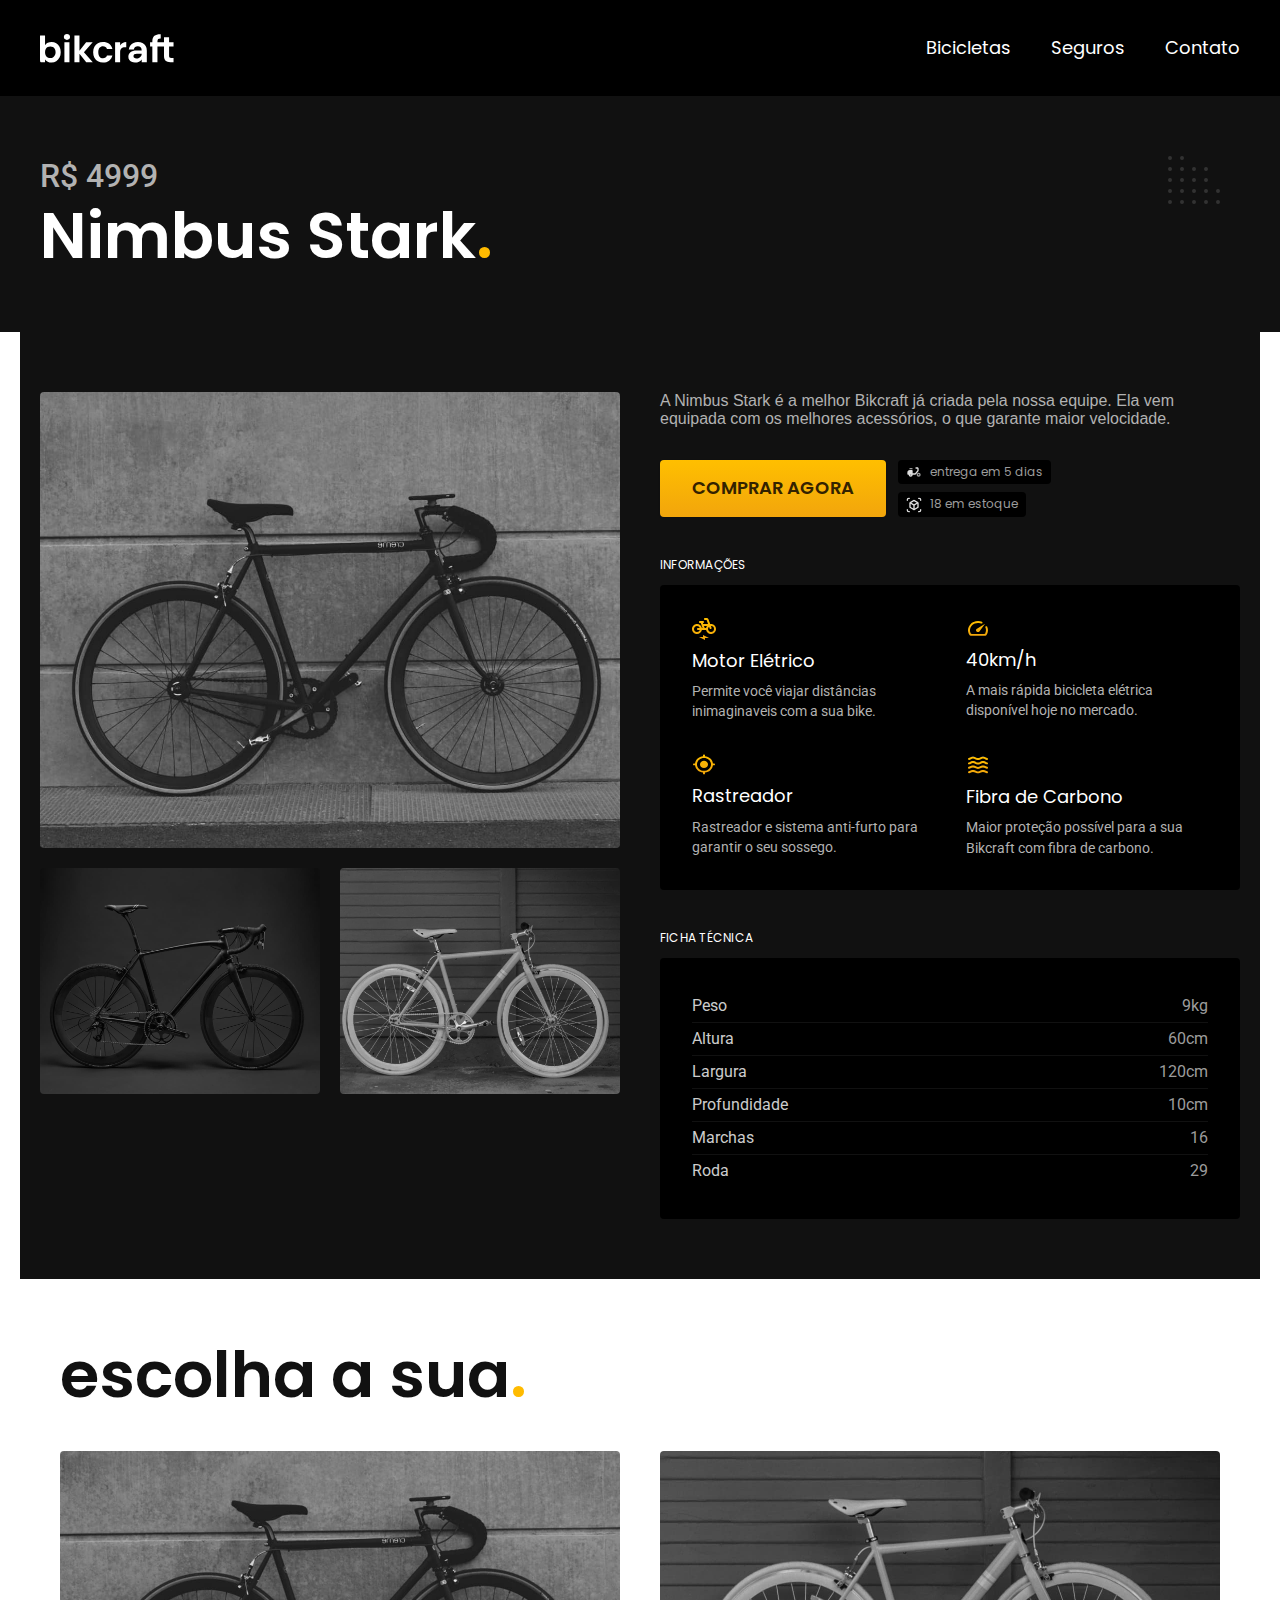
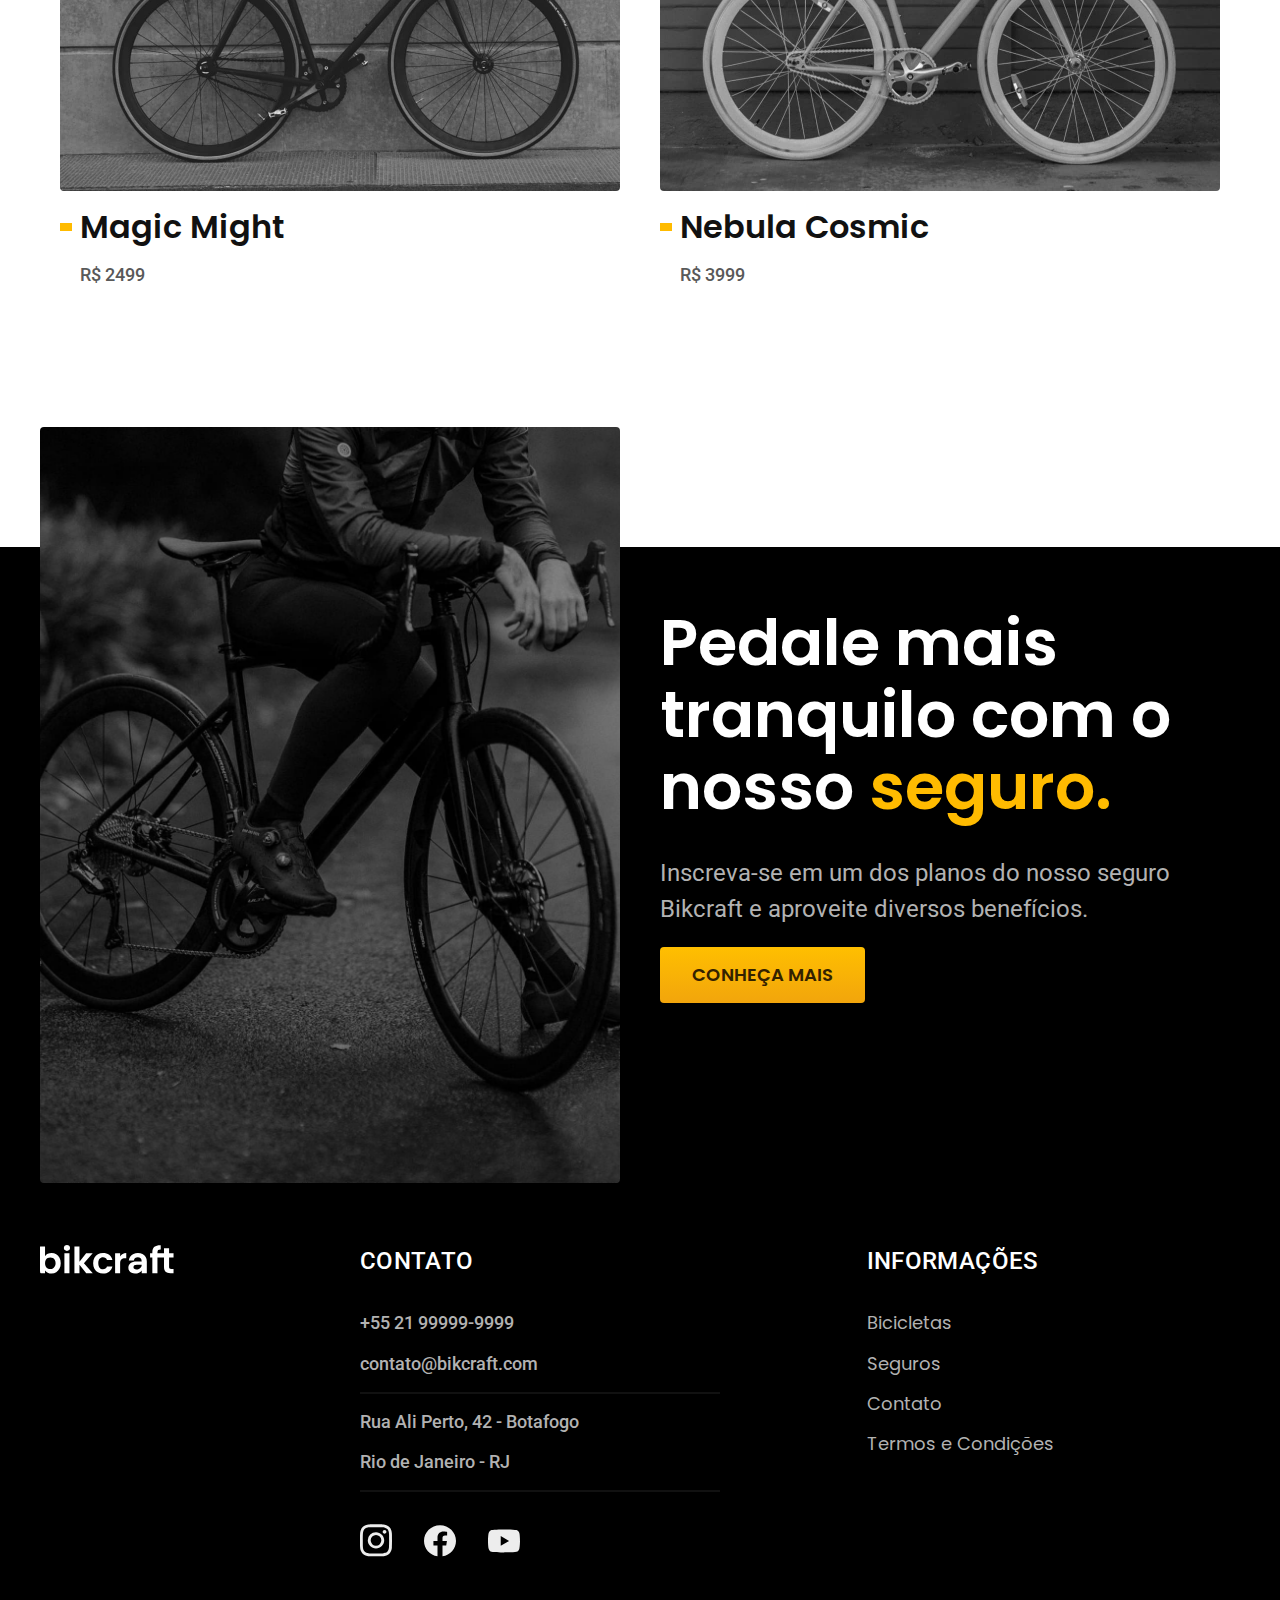
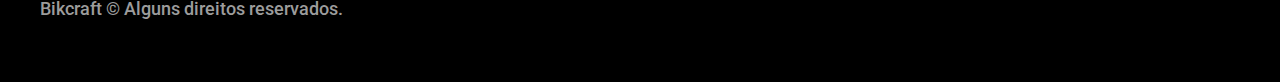
<file: bicicletas/nimbus.html>
<!DOCTYPE html>
<html lang="pt-br">

<head>
  <meta charset="UTF-8">
  <meta http-equiv="X-UA-Compatible" content="IE=edge">
  <meta name="viewport" content="width=device-width, initial-scale=1.0">
  <title>Nimbus | Bikcraft</title>
  <meta name="description" content="Nimbus">

  <link rel="icon" href="../img/favicon.svg" type="image/svg+xml">

  <link rel="preload" href="../css/style.min.css" as="style">
  <link rel="stylesheet" href="../css/style.min.css">

  <link rel="preconnect" href="https://fonts.googleapis.com">
  <link rel="preconnect" href="https://fonts.gstatic.com" crossorigin>
  <link href="https://fonts.googleapis.com/css2?family=Merriweather:ital,wght@1,900&family=Poppins:wght@400;600&family=Roboto:wght@400;500&display=swap" rel="stylesheet">

  <script>
    document.documentElement.classList.add('js');
  </script>
</head>

<body id="bicicleta">
  <header class="header-bg">
    <div class="header container">
      <a href="../"><img src="../img/bikcraft.svg" alt="Bikcraft"></a>
      <nav aria-label="primaria">
        <ul class="header-menu font-1-m cor-0">
          <li><a href="../bicicletas.html">Bicicletas</a></li>
          <li><a href="../seguros.html">Seguros</a></li>
          <li><a href="../contato.html">Contato</a></li>
        </ul>
      </nav>
    </div>
  </header>

  <main>
    <div class="titulo-bg">
      <div class="titulo container">
        <p class="font-2-xl cor-5">R$ 4999</p>
        <h1 class="font-1-xxl cor-0">Nimbus Stark<span class="cor-p1">.</span></h1>
      </div>
    </div>

    <div class="bicicleta container">
      <div class="bicicleta-imagens">
        <img src="../img/bicicletas/nimbus-2.jpg" alt="Bicicleta 1">
        <img src="../img/bicicletas/nimbus-1.jpg" alt="Bicicleta 2">
        <img src="../img/bicicletas/nimbus-3.jpg" alt="Bicicleta 3">
      </div>
      <div class="bicicleta-conteudo">
        <p class="font-2-1 cor-5">A Nimbus Stark é a melhor Bikcraft já criada pela nossa equipe. Ela vem equipada com os melhores acessórios, o que garante maior velocidade.</p>
        <div class="bicicleta-comprar">
          <a href="../orcamento.html?tipo=bikcraft&produto=nimbus" class="botao">Comprar Agora</a>
          <span class="font-1-xs cor-6"><img src="../img/icones/entrega.svg" alt="">entrega em 5 dias</span>
          <span class="font-1-xs cor-6"><img src="../img/icones/estoque.svg" alt="">18 em estoque</span>
        </div>
        <h2 class="font-1-xs cor-0">Informações</h2>
        <ul class="bicicleta-informacoes">
          <li>
            <img src="../img/icones/eletrica.svg" alt="">
            <h3 class="font-1-m cor-0">Motor Elétrico</h3>
            <p class="font-2-xs cor-5">Permite você viajar distâncias inimaginaveis com a sua bike.</p>
          </li>
          <li>
            <img src="../img/icones/velocidade.svg" alt="">
            <h3 class="font-1-m cor-0">40km/h</h3>
            <p class="font-2-xs cor-5">A mais rápida bicicleta elétrica disponível hoje no mercado.</p>
          </li>
          <li>
            <img src="../img/icones/rastreador.svg" alt="">
            <h3 class="font-1-m cor-0">Rastreador</h3>
            <p class="font-2-xs cor-5">Rastreador e sistema anti-furto para garantir o seu sossego.</p>
          </li>
          <li>
            <img src="../img/icones/carbono.svg" alt="">
            <h3 class="font-1-m cor-0">Fibra de Carbono</h3>
            <p class="font-2-xs cor-5">Maior proteção possível para a sua Bikcraft com fibra de carbono.</p>
          </li>
        </ul>

        <h2 class="font-1-xs cor-0">Ficha Técnica</h2>
        <ul class="bicicleta-ficha  font-2-s cor-4">
          <li>Peso <span>9kg</span></li>
          <li>Altura <span>60cm</span></li>
          <li>Largura <span>120cm</span></li>
          <li>Profundidade <span>10cm</span></li>
          <li>Marchas <span>16</span></li>
          <li>Roda <span>29</span></li>
        </ul>
      </div>
    </div>
  </main>

  <article class="bicicletas-lista container" aria-label="Escolha a sua bicicleta">
    <h2 class="container font-1-xxl">escolha a sua<span class="cor-p1">.</span></h2>

    <ul>
      <li>
        <a href="./magic.html">
          <img src="../img/bicicletas/magic.jpg" alt="Bicicleta preta">
          <h3 class="font-1-xl">Magic Might</h3>
          <span class="font-2-m cor-8">R$ 2499</span>
        </a>
      </li>
      <li>
        <a href="./nebula.html">
          <img src="../img/bicicletas/nebula.jpg" alt="Bicicleta preta">
          <h3 class="font-1-xl">Nebula Cosmic</h3>
          <span class="font-2-m cor-8">R$ 3999</span>
        </a>
      </li>
    </ul>
  </article>

  <article class="seguro-bg">
    <div class="seguro container">
      <div class="seguro-imagem">
        <img src="../img/fotos/seguros.jpg" alt="Pessoa parada em cima de uma bicicleta.">
      </div>
      <div class="seguro-conteudo">
        <h2 class="font-1-xxl cor-0">Pedale mais tranquilo com o nosso <span class="cor-p1">seguro.</span></h2>
        <p class="font-2-l cor-5">Inscreva-se em um dos planos do nosso seguro Bikcraft e aproveite diversos benefícios.</p>
        <a class="botao" href="../seguros.html">Conheça Mais</a>
      </div>
    </div>
  </article>

  <footer class="footer-bg">
    <div class="footer container">
      <img src="../img/bikcraft.svg" alt="Bikcraft">
      <div class="footer-contato">
        <h3 class="font-2-l-b cor-0">Contato</h3>
        <ul class="font-2-m cor-5">
          <li><a href="tel:+5521999999999">+55 21 99999-9999</a></li>
          <li><a href="mailto:contato@bikcraft.com">contato@bikcraft.com</a></li>
          <li>Rua Ali Perto, 42 - Botafogo</li>
          <li>Rio de Janeiro - RJ</li>
        </ul>
        <div class="footer-redes">
          <a href="../">
            <img src="../img/redes/insta.svg" alt="Instagram">
          </a>
          <a href="../">
            <img src="../img/redes/facebook.svg" alt="Facebook">
          </a>
          <a href="../">
            <img src="../img/redes/youtube.svg" alt="YouTube">
          </a>
        </div>
      </div>
      <div class="footer-informacoes">
        <h3 class="font-2-l-b cor-0">Informações</h3>
        <nav>
          <ul class="font-1-m cor-5">
            <li><a href="../bicicletas.html">Bicicletas</a></li>
            <li><a href="../seguros.html">Seguros</a></li>
            <li><a href="../contato.html">Contato</a></li>
            <li><a href="../termos.html">Termos e Condições</a></li>
          </ul>
        </nav>
      </div>
      <p class="footer-copy font-2-m cor-6">Bikcraft © Alguns direitos reservados.</p>
    </div>

  </footer>
  <script src="../js/script.js"></script>
</body>

</html>
</file>
<file: css/style.min.css>
body{margin:0;padding:0;box-sizing:border-box;font-family:Arial,Helvetica,sans-serif;color:#111}blockquote,dd,h1,h2,h3,h4,p,ul{margin:0}ul{padding:0;list-style:none}a{text-decoration:none;color:inherit}img{max-width:100%;height:auto;display:block;border-radius:4px}img [src$=".jpg"]{border-radius:4px}.header-bg{background:var(--cor-12)}.header{display:flex;flex-wrap:wrap;gap:20px;justify-content:space-between;align-items:center;padding-top:20px;padding-bottom:20px}.header-menu{display:flex;flex-wrap:wrap;gap:40px}.header-menu a{display:inline-block;padding:16px 0;position:relative}.header-menu a:after{content:"";display:block;height:2px;width:0;background:var(--cor-0);margin-top:4px;position:absolute}.header-menu a:hover:after{transition:.3s;width:100%}.header-menu a.ativo::after{width:100%}@media (max-width:800px){.header-menu{gap:20px}.header-menu a{background:var(--cor-11);padding:12px 16px;border-radius:4px}.header-menu a:hover{background-color:var(--cor=10)}.header-menu a::after{display:none}}@media (max-width:600px){.header-menu{gap:12px}.header-menu a{padding:8px 12px;font-size:14px}}.footer-bg{background-color:var(--cor-12)}.footer{display:grid;grid-template-columns:3fr 5fr 4fr;gap:40px;padding-top:60px;padding-bottom:60px}.footer h3{margin-bottom:32px}.footer-contato ul{margin-bottom:32px}.footer-contato li:nth-child(2n):after{content:"";display:block;max-width:360px;height:2px;background:var(--cor-11);margin-top:16px}.footer li{margin-bottom:16px}.footer-redes{display:flex;gap:32px;align-items:center}.footer a:hover{color:var(--cor-0)}.footer-copy{grid-column:1/-1}@media (max-width:800px){.footer>img{display:none}.footer{grid-template-columns:1fr 1fr}}@media (max-width:600px){.footer{grid-template-columns:1fr;gap:60px}.footer-copy{margin-top:0}}.container{max-width:1200px;padding-left:20px;padding-right:20px;margin-left:auto;margin-right:auto}.botao{display:inline-block;padding:16px 32px;background:linear-gradient(#ffbf00,#f2a50c);border-radius:4px;box-shadow:0 1px 2px rgba(0,0,0,.1);text-transform:uppercase;color:var(--cor-p5);font:600 1.125rem/1.35 Poppins,sans-serif;max-width:max-content;border:none;cursor:pointer}.botao:hover{background:linear-gradient(#ffb60d,#e59317)}.botao.secundario{background:var(--cor-10);color:var(--cor-2)}.botao.secundario:hover{background:var(--cor-9)}.botao.seta{display:flex;align-items:center}.botao.seta:hover::after{transform:translateX(4px)}.botao.seta::after{content:"";display:inline-block;width:18px;height:10px;margin-left:12px;background:url(../img/icones/seta.svg);transition:transform .2s}@media (max-width:600px){.botao{padding:12px 16px;font-size:1rem}}.link{display:inline-block;color:var(--cor-p1);font:500 1.5rem/1.5 Poppins,sans-serif;text-transform:uppercase;transition:.3s}.link::after{content:"";display:block;width:100%;height:4px;background:currentColor}.link:hover{color:var(--cor-0)}.titulo-bg{padding-top:60px;padding-bottom:60px;background-color:var(--cor-11)}.titulo{background:url("../img/dec/top-right.svg") no-repeat top right 40px}.titulo p{margin-bottom:4px}@media (max-width:800px){.titulo-bg{padding-top:40px;padding-bottom:40px}.titulo p{font-size:1rem;text-transform:lowercase;font-weight:400}}.font-1-xs{font:400 0.75rem/1.35 Poppins,sans-serif}.font-2-xs{font:400 0.875rem/1.43 Roboto,sans-serif}.font-1-s{font:400 1rem/1.5 Poppins,sans-serif}.font-2-s{font:400 1rem/1.5 Roboto,sans-serif}.font-1-m,.font-1-m-b{font:400 1.125rem/1.35 Poppins,sans-serif}.font-1-m-b{font-weight:600}.font-2-m{font:500 1.125rem/1.35 Roboto,sans-serif}.font-1-l{font:400 1.5rem/1.5 Poppins,sans-serif}.font-2-l,.font-2-l-b{font:400 1.5rem/1.5 Roboto,sans-serif}.font-2-l-b{font-weight:500;letter-spacing:.015em;text-transform:uppercase}.font-1-xl{font:600 2rem/1.25 Poppins,sans-serif}.font-2-xl{font:500 2rem/1.25 Roboto,sans-serif}.font-1-xxl{font:600 4rem/1.125 Poppins,sans-serif}@media (max-width:1200px){.font-1-xxl{font-size:3rem}.font-2-l,.font-2-l-b{font-size:1.125rem}}@media (max-width:800px){.font-1-xxl{font-size:2rem}.font-1-xl,.font-2-xl{font-size:1.5rem}}:root{--cor-0:#ffffff;--cor-1:#f7f7f7;--cor-2:#ededed;--cor-3:#dedede;--cor-4:#cccccc;--cor-5:#b2b2b2;--cor-6:#9c9c9c;--cor-7:#717171;--cor-8:#595959;--cor-9:#404040;--cor-10:#2e2e2e;--cor-11:#111111;--cor-12:#000000;--cor-p1:#ffbb00;--cor-p2:#e4a30b;--cor-p3:#a66f00;--cor-p4:#664400;--cor-p5:#332200}.cor-0{color:var(--cor-0)}.cor-1{color:var(--cor-1)}.cor-2{color:var(--cor-2)}.cor-3{color:var(--cor-3)}.cor-4{color:var(--cor-4)}.cor-5{color:var(--cor-5)}.cor-6{color:var(--cor-6)}.cor-7{color:var(--cor-7)}.cor-8{color:var(--cor-8)}.cor-9{color:var(--cor-9)}.cor-10{color:var(--cor-10)}.cor-11{color:var(--cor-11)}.cor-12{color:var(--cor-12)}.cor-p1{color:var(--cor-p1)}.cor-p2{color:var(--cor-p2)}.cor-p3{color:var(--cor-p3)}.cor-p4{color:var(--cor-p4)}.cor-p5{color:var(--cor-p5)}.form{display:grid;grid-template-columns:1fr 1fr;gap:20px}.form label{display:block;font:400 1rem/1.5 poppins,sans-serif;margin-bottom:4px}.form .col-2{grid-column:span 2}.form input[type=email],.form input[type=text],.form textarea{font:400 1rem/1.5 roboto,sans-serif;background:var(--cor-1);border:1px solid var(--cor-2);padding:12px;border-radius:4px;width:100%;box-sizing:border-box}.form input[type=email]:focus,.form input[type=text]:focus,.form textarea:focus{outline:0;border-color:var(--cor-p1);background:var(--cor-0);box-shadow:0 0 0 2px #fea}@media (max-width:600px){.form{grid-template-columns:1fr}.form .col-2{grid-column:1}}.js .fadeInDown{transform:translate3d(0,-20px,0)}.js .fadeInUp{transform:translate3d(0,20px,0)}.js .fadeInRight{transform:translate3d(20px,0,0)}.js .fadeInLeft{transform:translate3d(-20px,0,0)}.js [data-anime]{opacity:0}.js .anime{opacity:1;transform:none;transition:transform .8s,opacity .8s}.introducao-bg{background:var(--cor-12) url("../img/dec/bottom-left.svg") no-repeat bottom 160px left 20px;box-shadow:inset 0 -120px var(--cor-0)}.introducao{display:grid;grid-template-columns:1fr 1fr;gap:0 40px}.introducao-conteudo{align-self:end;padding-bottom:200px}.introducao img{width:100%;height:100%;object-fit:cover;border-radius:4px}.introducao h1{margin-bottom:32px}.introducao p{margin-bottom:20px}@media (max-width:800px){.introducao-bg{background:var(--cor-11);padding-top:40px;box-shadow:inset 0 -60px var(--cor-0)}.introducao{grid-template-columns:1fr;gap:32px}.introducao-conteudo{padding-bottom:0}.introducao h1{margin-bottom:16px}.introducao img{height:300px;width:100%}}.tecnologia-bg{background-color:var(--cor-11);box-shadow:inset 0 80px var(--cor-0),inset 0 -80px var(--cor-0)}.tecnologia{display:grid;grid-template-columns:1fr 1fr;gap:40px}.tecnologia-imagem img{width:100%;height:100%;object-fit:cover;object-position:left}.tecnologia-conteudo{padding-top:160px;padding-bottom:160px}.tecnologia-conteudo>span{display:block;margin-bottom:20px}.tecnologia-conteudo h2{margin-bottom:32px}.tecnologia-conteudo>p{margin-bottom:20px}.tecnologia a{margin-bottom:80px}.tecnologia-vantagens{display:flex;gap:40px}.tecnologia-vantagens h3{margin-bottom:8px;width:max-content}.tecnologia-vantagens img{width:24px;margin-bottom:8px}@media (max-width:800px){.tecnologia-bg{box-shadow:initial}.tecnologia{grid-template-columns:1fr}.tecnologia-conteudo{padding-top:60px;padding-bottom:60px}.tecnologia-imagem{display:none}.tecnologia a{margin-bottom:60px}}@media (max-width:600px){.tecnologia-vantagens{flex-direction:column}}.parceiros{padding-top:60px;padding-bottom:120px}.parceiros h2{margin-bottom:60px}.parceiros ul{padding:0 20px;max-width:1400px;display:grid;grid-template-columns:repeat(4,1fr);margin:0 auto}.parceiros li{display:flex;padding:32px;border-left:2px solid var(--cor-2)}.parceiros img{margin:auto}.parceiros li:first-child,.parceiros li:nth-child(5){border-left:none}.parceiros li:nth-child(n+5){border-top:2px solid var(--cor-2)}@media (max-width:800px){.parceiros{padding-bottom:60px}.parceiros li{padding:20px}.parceiros h2{margin-bottom:20px}.parceiros ul{grid-template-columns:repeat(2,1fr)}.parceiros li:nth-child(n+3){border-top:2px solid var(--cor-2)}.parceiros li:nth-child(odd){border-left:none}}.depoimento{display:grid;grid-template-columns:1fr 1fr;background-color:var(--cor-p1)}.depoimento img{width:100%;height:100%;object-fit:cover;border-radius:0;overflow:hidden}.depoimento-conteudo{padding:40px 40px 80px 80px;align-self:end;background:url("../img/dec/bottom-right-p.svg") no-repeat bottom 40px right 40px}.depoimento-conteudo p{max-width:32ch;font-family:Merriweather,serif;font-style:italic;font-weight:900;margin-bottom:32px;position:relative}.depoimento p::before{content:"“";font-size:5rem;color:var(--cor-p2);position:absolute;left:-50px;top:-20px}.depoimento p::after{content:"”";font-size:5rem;color:var(--cor-p2);position:absolute}@media (min:1200px){.depoimento img{max-height:520px}}@media (max-width:800px){.depoimento{grid-template-columns:1fr;text-align:center}.depoimento img{max-height:200px}.depoimento-conteudo{padding:40px 20px;justify-self:center}}.bicicletas-lista{padding:60px 0 120px 0}.bicicletas-lista h2{margin-bottom:40px}.bicicletas-lista ul{display:flex;gap:40px;padding:0 20px 20px 20px;max-width:1400px;margin:0 auto;overflow-x:auto}.bicicletas-lista li{min-width:280px}.bicicletas-lista a{display:block}.bicicletas-lista img{margin-bottom:16px}.bicicletas-lista h3{margin-bottom:16px;display:flex;align-items:center}.bicicletas-lista h3::before{content:"";display:inline-block;height:8px;width:12px;margin-right:8px;background:var(--cor-p1);transition:.2s}.bicicletas-lista a:hover h3::before{width:24px}.bicicletas-lista li span{padding-left:20px}@media (max-width:800px){.bicicletas-lista{padding-bottom:60px}.bicicletas-lista ul{gap:20px}}.bicicletas-bg{background:linear-gradient(to right,var(--cor-0) 30%,var(--cor-11) 0)}.bicicletas{display:grid;grid-template-columns:1fr 1fr;gap:40px;padding-top:60px;padding-bottom:60px;background:url("../img/dec/top-right.svg") no-repeat top 40px right 40px}.bicicletas-imagem{display:grid}.bicicletas-imagem img{grid-area:1/1}.bicicletas-imagem span{grid-area:1/1;place-self:start end;margin-top:20px;background:var(--cor-12);display:inline-block;padding:8px 16px 8px 8px;border-radius:4px 0 0 4px}.bicicletas-conteudo{display:grid;grid-template-columns:1fr auto;align-content:start}.bicicletas h2,.bicicletas p{grid-column:1/-1}.bicicletas h2{margin-bottom:20px}.bicicletas h2::before{content:"";display:block;width:12px;height:8px;background-color:var(--cor-p1);margin-bottom:8px}.bicicletas p{margin-bottom:32px}.bicicletas a{place-self:end}.bicicletas li{display:flex;align-items:center}.bicicletas ul{display:grid;gap:16px}.bicicletas-conteudo img{width:24px;margin-right:8px}@media (max-width:800px){.bicicletas{grid-template-columns:1fr;gap:20px;padding-top:40px;padding-bottom:40px}.bicicletas-bg{background:var(--cor-11)}}@media (max-width:600px){.bicicletas-conteudo{grid-template-columns:1fr}.bicicletas ul{font-size:1rem;grid-template-columns:1fr 1fr;margin-bottom:32px}.bicicletas a{place-self:start}}#bicicleta .titulo p{text-transform:uppercase}.bicicleta{background:var(--cor-11);display:grid;grid-template-columns:1fr 1fr;align-items:start;gap:40px;padding-top:60px;padding-bottom:60px}.bicicleta-imagens{display:flex;flex-wrap:wrap;gap:20px}.bicicleta-imagens img{flex:1;min-width:200px}.bicicleta-imagens img:first-child{min-width:100%}.bicicleta-conteudo>p{margin-bottom:32px}.bicicleta-comprar{display:grid;grid-template-columns:max-content auto;align-items:center;justify-items:start;gap:8px 12px;margin-bottom:40px}.bicicleta-comprar a{grid-row:span 2}.bicicleta-comprar span{display:flex;align-items:center;background-color:var(--cor-12);gap:8px;padding:4px 8px;border-radius:4px}.bicicleta-conteudo h2{text-transform:uppercase;letter-spacing:.015rem;margin-bottom:12px}.bicicleta-ficha,.bicicleta-informacoes{padding:32px;background-color:var(--cor-12);border-radius:4px}.bicicleta-informacoes{margin-bottom:40px;display:grid;grid-template-columns:1fr 1fr;gap:32px}.bicicleta-informacoes img{width:24px;margin-bottom:8px}.bicicleta-informacoes h3{margin-bottom:8px}.bicicleta-ficha li{padding:4px 0;display:flex;justify-content:space-between;border-bottom:1px solid var(--cor-11)}.bicicleta-ficha li:last-child{border-bottom:none}.bicicleta-ficha span{color:var(--cor-6)}@media (max-width:800px){.bicicleta{grid-template-columns:1fr;padding-top:40px;padding-bottom:40px}.bicicleta-imagens{grid-row:2}}@media (max-width:400px){.bicicleta-informacoes{grid-template-columns:1fr}.bicicleta-comprar{grid-template-columns:1fr}}.seguro-bg{background-color:var(--cor-12);box-shadow:inset 0 120px var(--cor-0),inset 0 -120px var(--cor-12)}.seguro{display:grid;grid-template-columns:1fr 1fr;gap:40px}.seguro-imagem img{width:100%;height:100%;object-fit:cover}.seguro-conteudo{padding-top:180px;padding-bottom:180px}.seguro h2{margin-bottom:32px}.seguro p{margin-bottom:20px}@media (max-width:800px){.seguro-bg{box-shadow:inset 0 -60px var(--cor-12)}.seguro{grid-template-columns:1fr}.seguro-imagem{height:200px}.seguro-conteudo{grid-row:1;padding-top:40px;padding-bottom:0}}.seguros-bg{background-color:var(--cor-11)}.seguros{padding-top:60px;padding-bottom:60px;display:grid;grid-template-columns:1fr 1fr;gap:40px;align-items:center}#seguros .seguros{padding-top:0}.seguros h2{grid-column:1/-1}.seguros-item{background-color:var(--cor-12);padding:32px 32px 32px 60px;display:grid;grid-template-columns:1fr auto;border-radius:4px}.seguros-item h3{margin-bottom:40px}.seguros-item span{grid-column:2;display:block;text-align:right}.seguros-item ul{grid-column:1/-1;margin-bottom:32px}.seguros-item li{display:flex;align-items:center;position:relative}.seguros-item li+li{margin-top:20px}.seguros-item li::before{content:"";display:inline-block;width:13px;height:9px;background-image:url("../img/icones/lista.svg");position:absolute;left:-21px}.seguros-item a{grid-column:1/-1;margin-bottom:32px}@media (max-width:800px){.seguros{grid-template-columns:1fr}}.perguntas{padding-top:120px;padding-bottom:120px}.perguntas h2{margin-bottom:60px}.perguntas dl>div{padding:20px;border-radius:4px}.perguntas dl>div:nth-child(odd){background-color:var(--cor-1)}.perguntas button{display:grid;grid-template-columns:auto 1fr auto;align-items:center;gap:8px;cursor:pointer;border:none;background:0 0;width:100%;text-align:left}.js .perguntas dd{display:none}.js .perguntas dd.ativa{display:block}.perguntas button::before{content:"";display:inline-block;width:12px;height:8px;background-color:var(--cor-p1)}.perguntas button::after{content:"";display:inline-block;width:14px;height:6px;background:url(../img/icones/seta-abrir.svg);transition:.3s}.perguntas button:hover::after,.perguntas button[aria-expanded=true]::after{transform:rotate(180deg)}.perguntas dd{padding-left:20px;padding-top:16px;max-width:80ch}@media (max-width:800px){.perguntas{padding-top:60px;padding-bottom:60px}.perguntas h2{margin-bottom:40px}}.vantagens-bg{background-color:var(--cor-12);--padding:120px}.vantagens{padding-top:var(--padding);padding-bottom:var(--padding)}.vantagens h2{margin-bottom:60px}.vantagens ul{display:grid;grid-template-columns:repeat(auto-fit,minmax(240px,max-content));gap:40px 80px}.vantagens h3,.vantagens img{margin-bottom:8px}@media (max-width:800px){.vantagens-bg{--padding:60px}.vantagens h2{margin-bottom:40px}.vantagens ul{gap:20px}}#contato{background:linear-gradient(var(--cor-11) 600px,var(--cor-1) 0)}.contato{display:grid;grid-template-columns:5fr 7fr}.contato-dados,.contato-formulario{padding:60px;box-shadow:0 1px 2px rgba(0,0,0 ,.1)}.contato-dados{border-radius:5px 0 0 5px;background:var(--cor-12) url("../img/dec/bottom-left.svg") no-repeat bottom 20px left 20px}.contato-formulario{border-radius:0 5px 5px 0;background:var(--cor-0) url("../img/dec/bottom-right.svg") no-repeat bottom 20px right 20px}.contato-dados h2{margin-bottom:60px}.contato-endereco{margin-bottom:32px;padding-left:28px;background:url("../img/icones/local.svg") no-repeat 0 2px}.contato-endereco p{margin-bottom:8px}.contato-meios a{display:block;max-width:max-content;margin-bottom:8px;padding-left:28px}.contato-meios a:hover{color:var(--cor-0)}.contato-meios a:first-child{background:url("../img/icones/email.svg") no-repeat 0 2px}.contato-meios a:nth-child(2){margin-bottom:32px}.contato-meios a:nth-child(3){background:url("../img/icones/telefone.svg") no-repeat 0 2px;margin-bottom:60px}.contato-redes{display:flex;gap:32px;padding-left:28px}@media (max-width:800px){.contato{grid-template-columns:1fr}.contato-dados,.contato-formulario{padding:20px}.contato-dados{border-radius:5px 5px 0 0;background:var(--cor-12)}.contato-formulario{border-radius:0 0 5px 5px}.contato-dados h2,.contato-meios a:nth-child(3){margin-bottom:32px}.contato-redes{margin-bottom:12px}}.lojas{display:grid;grid-template-columns:1fr 1fr;gap:0 40px;padding-top:120px;padding-bottom:120px}.lojas h2{grid-column:1/-1}.lojas img{border-radius:4px 4px 0 0}.lojas-item{border-radius:4px;background:var(--cor-0);box-shadow:0 1px 2px rgba(0,0,0,.1)}.lojas-conteudo{display:grid;grid-template-columns:1fr 1fr;gap:32px 16px;padding:32px}.lojas-conteudo h3,.lojas-tempo{grid-column:1/-1}.lojas-dados{display:grid;gap:8px;border-left:2px solid var(--cor-2);padding-left:12px}.lojas-tempo{display:flex;align-items:center;gap:8px}@media (max-width:800px){.lojas{gap:20px;padding-top:60px;padding-bottom:60px}.lojas h2{margin-bottom:32px}.lojas-conteudo{grid-template-columns:1fr}}@media (max-width:600px){.lojas{grid-template-columns:1fr}}#orcamento{background:linear-gradient(var(--cor-11) 600px,var(--cor-1) 0)}.orcamento{display:grid;grid-template-columns:5fr 7fr;padding-bottom:120px}.orcamento h2{text-transform:uppercase;position:relative;display:flex;align-items:center}.orcamento h2::before{content:"";display:inline-block;width:4px;height:8px;background-color:var(--cor-p1);position:absolute;left:-12px}.orcamento-dados,.orcamento-produto{padding:60px;box-shadow:0 1px 2px rbga(0,0,0,.1)}.orcamento-produto{border-radius:5px 0 0 5px;background:var(--cor-12) url("../img/dec/bottom-left.svg") no-repeat bottom 20px left 20px;display:grid;grid-template-columns:1fr 1fr;gap:20px;align-content:start}.orcamento-produto>*{grid-column:1/-1}.orcamento-produto>label{grid-column:initial}.orcamento-produto label{font:400 1rem/1.5 Poppins,sans-serif;color:var(--cor-4);background-color:var(--cor-10);padding:12px 16px;border-radius:4px;cursor:pointer;display:grid;grid-template-columns:auto 1fr auto;align-items:center;border:1px solid var(--cor-11)}.orcamento-produto label::before{content:"";display:inline-block;box-sizing:border-box;width:12px;height:12px;border:1px solid var(--cor-6);border-radius:50%;margin-right:8px}.orcamento-produto input:checked+label::before{border-color:var(--cor-7);box-shadow:inset 0 0 0 3px var(--cor-0),inset 0 0 0 6px var(--cor-7)}.orcamento-produto label:hover{background-color:var(--cor-9);border-color:var(--cor-9)}.orcamento-produto input:focus+label{box-shadow:0 0 0 2px var(--cor-p1);border-color:var(--cor-12)}.orcamento-produto label span{display:none}.orcamento-produto input:checked+label span{display:inline-block}.orcamento-produto input{opacity:0;position:absolute;pointer-events:none}.orcamento-produto input:checked+label{background:var(--cor-0);color:var(--cor-11)}.orcamento-dados{border-radius:0 5px 5px 0;background:var(--cor-0) url("../img/dec/bottom-right.svg") no-repeat bottom 20px right 20px}.orcamento-conteudo{display:none}.orcamento-conteudo h2,.orcamento-dados h2:nth-of-type(n+2){margin-top:20px}#bikcraft:checked~#orcamento-bikcraft,#seguro:checked~#orcamento-seguro{display:grid;gap:20px}.orcamento-detalhes{display:none;background:var(--cor-0);padding:20px;grid-template-columns:1fr 1fr;border-radius:4px;align-items:center}.orcamento-detalhes li{display:flex;align-items:center;margin-bottom:8px}.orcamento-detalhes li img{width:16px;margin-right:8px}.orcamento-produto input:checked+label+.orcamento-detalhes{display:grid}@media (max-width:1200px){.orcamento-dados,.orcamento-produto{padding:32px}}@media (max-width:800px){.orcamento{grid-template-columns:1fr}.orcamento-produto{border-radius:5px 5px 0 0;background:var(--cor-12)}.orcamento-dados{border-radius:0 0 5px 5px}}@media (max-width:400px){.orcamento-produto{grid-template-columns:1fr}}.termos{padding-top:80px;padding-top:80px}.termos h2{font-weight:600;margin-bottom:20px}.termos p+h2{margin-top:40px}.termos p{margin-bottom:24px;max-width:75ch}
</file>
